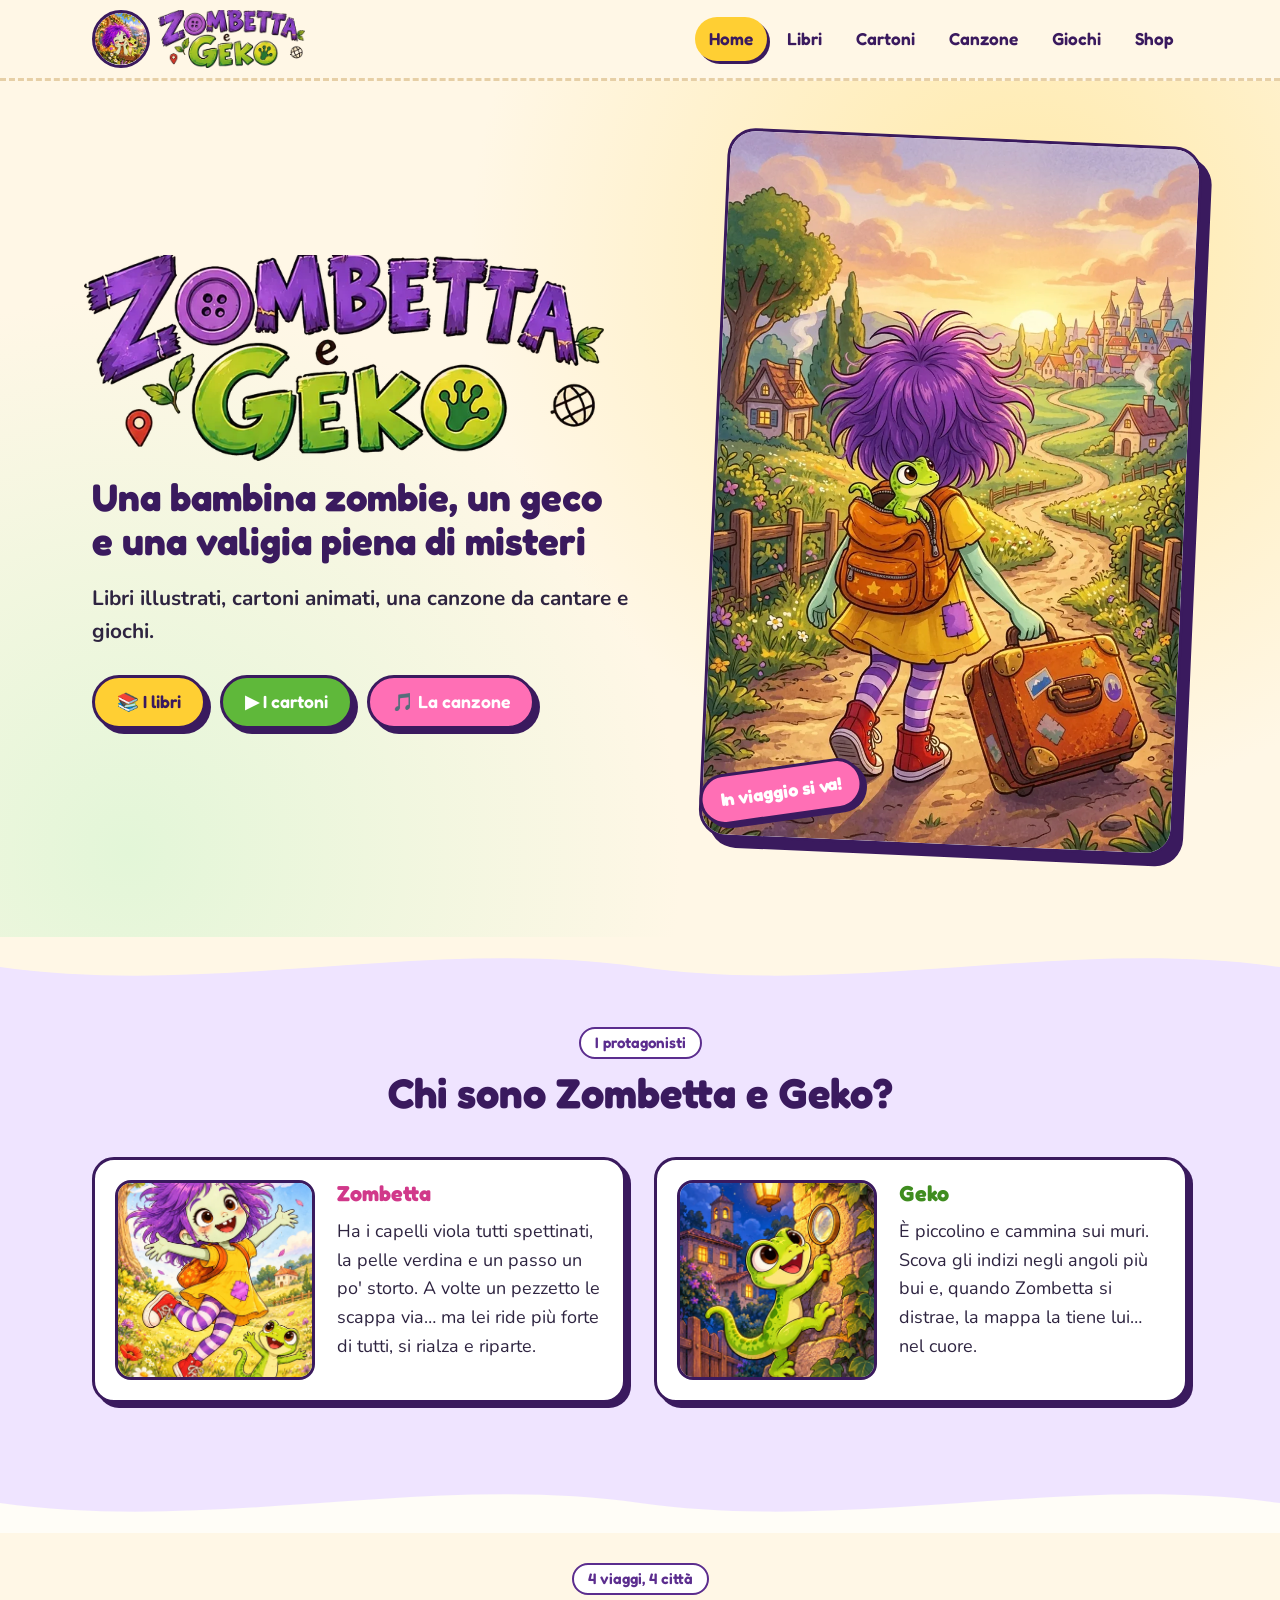
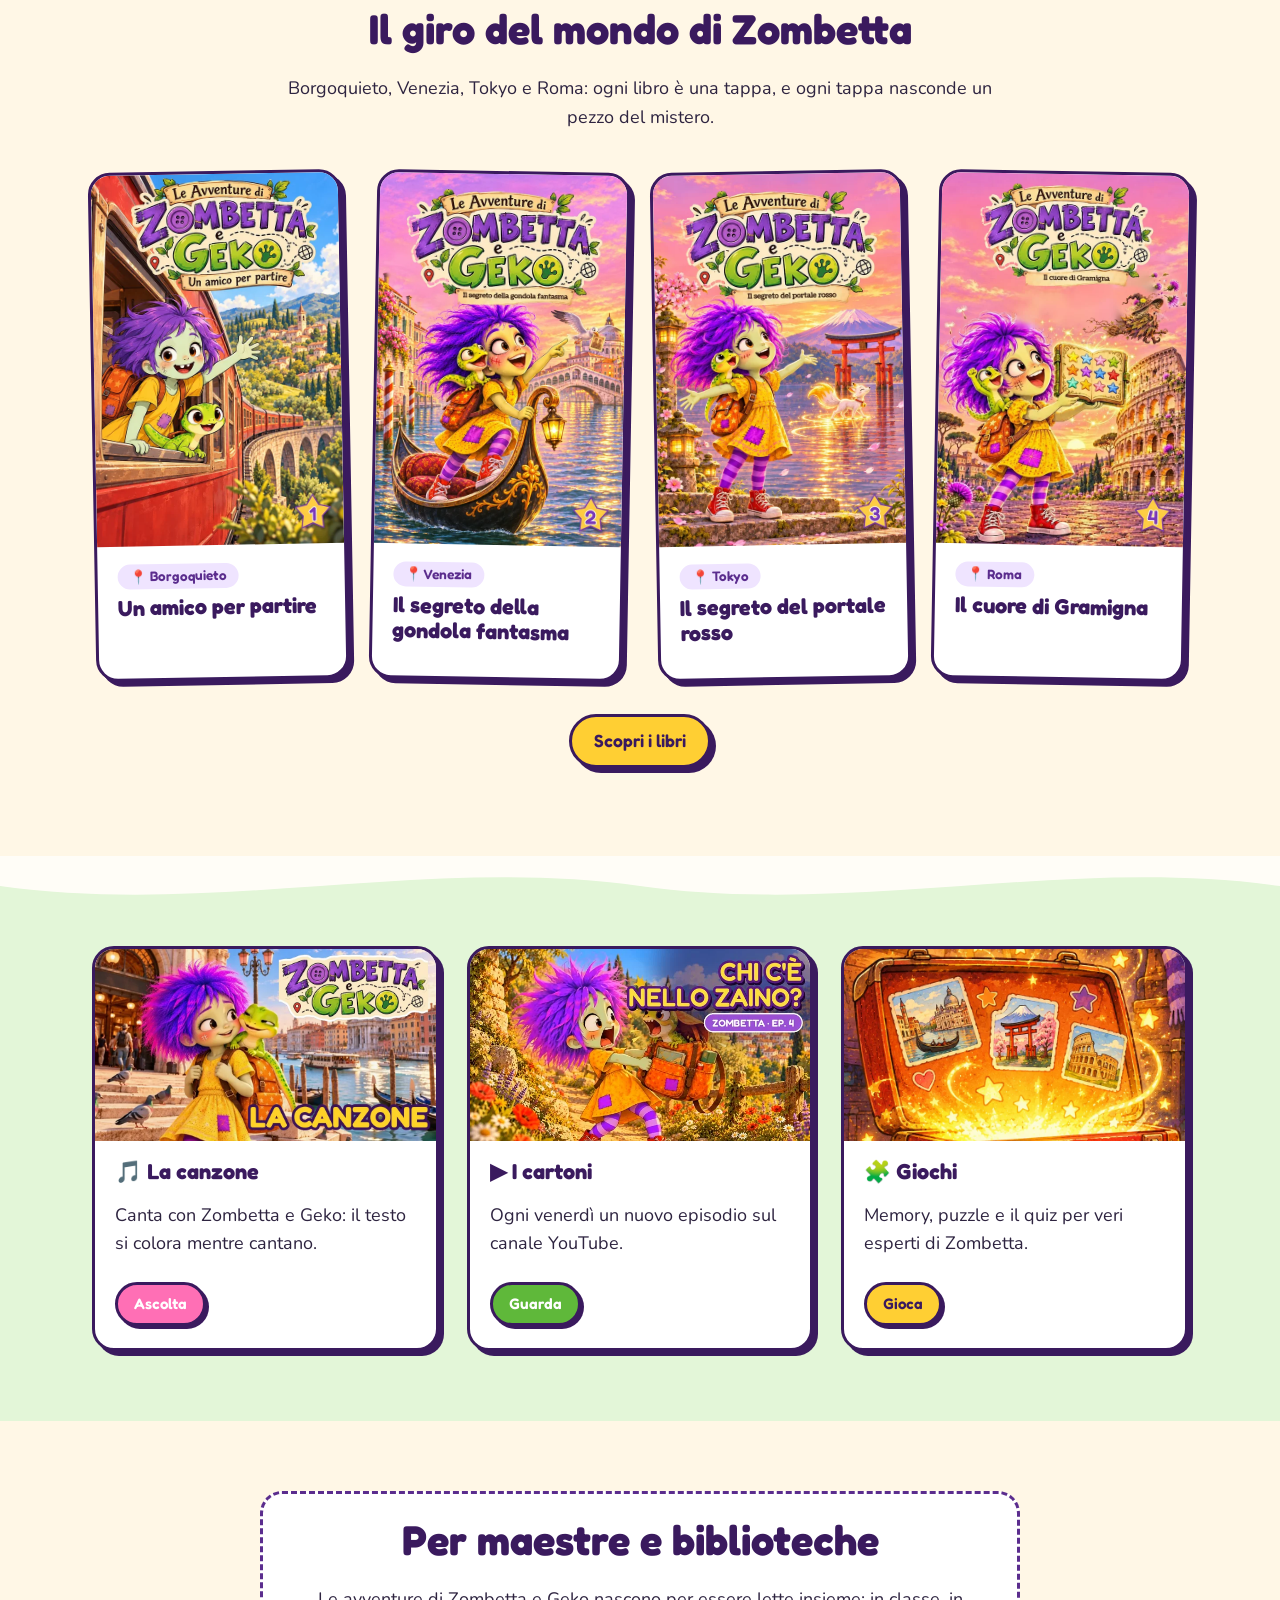
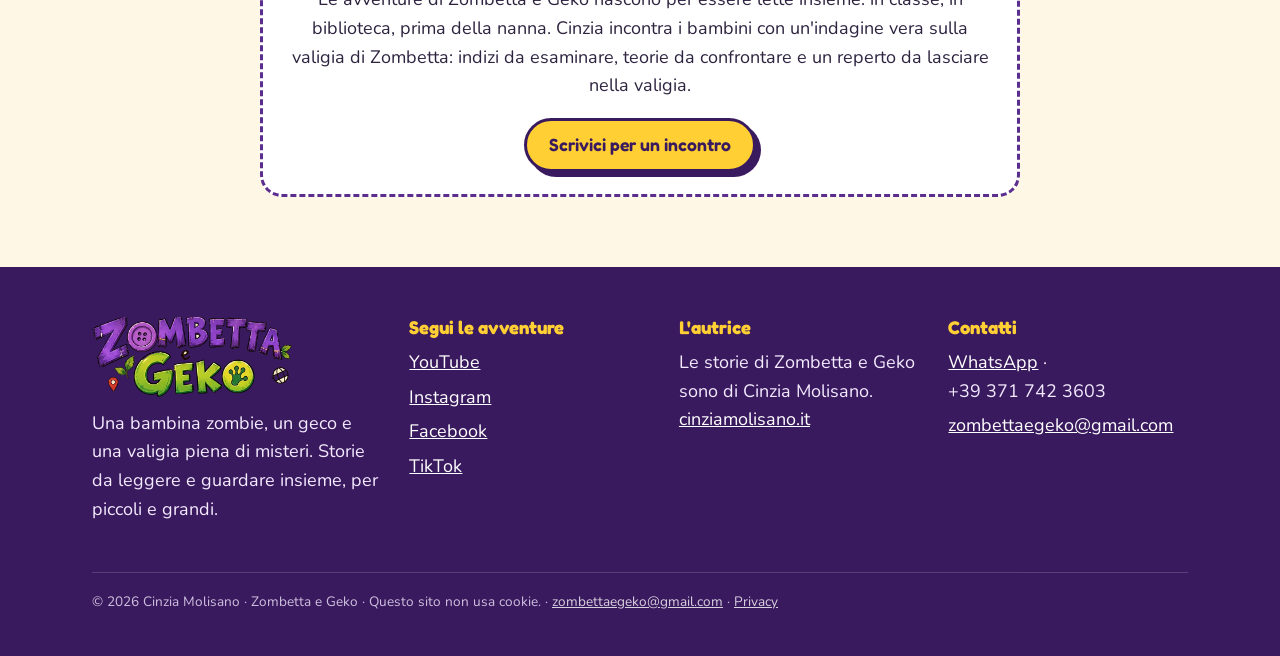
<file: index.html>
<!DOCTYPE html>
<html lang="it">
<head>
<meta charset="utf-8">
<meta name="viewport" content="width=device-width, initial-scale=1">
<title>Zombetta e Geko – Libri, cartoni e giochi per bambini</title>
<meta name="description" content="Le avventure di Zombetta, una bambina zombie, e del suo amico geco Geko: libri illustrati, cartoni animati, la canzone e i giochi.">
<meta property="og:title" content="Zombetta e Geko – Libri, cartoni e giochi per bambini">
<meta property="og:description" content="Le avventure di Zombetta, una bambina zombie, e del suo amico geco Geko: libri illustrati, cartoni animati, la canzone e i giochi.">
<meta property="og:image" content="https://zombettaegeko.it/img/og.jpg">
<meta property="og:type" content="website">
<link rel="icon" href="img/favicon.png">
<link rel="apple-touch-icon" href="img/apple-touch-icon.png">
<link rel="preload" href="fonts/fredoka-latin-700-normal.woff2" as="font" type="font/woff2" crossorigin>
<link rel="stylesheet" href="style.css">
</head>
<body>
<header class="top">
  <div class="wrap">
    <a class="brand" href="index.html" aria-label="Zombetta e Geko, home"><img class="tondo" src="img/logo-tondo.webp" alt="" width="58" height="58"><img src="img/logo.webp" alt="Zombetta e Geko" width="160" height="58"></a>
    <button class="burger" aria-label="Apri il menu" aria-expanded="false">☰</button>
    <nav><ul class="menu">
<li><a href="index.html" aria-current=page>Home</a></li>
<li><a href="libri.html">Libri</a></li>
<li><a href="video.html">Cartoni</a></li>
<li><a href="canzone.html">Canzone</a></li>
<li><a href="giochi.html">Giochi</a></li>
<li><a href="negozio.html">Shop</a></li>
    </ul></nav>
  </div>
</header>
<main>

<section class="hero">
  <div class="wrap">
    <div>
      <img class="logo-grande" src="img/logo.webp" alt="Zombetta e Geko" width="520" height="300">
      <h1 style="font-size:clamp(1.6rem,3.4vw,2.4rem)">Una bambina zombie, un geco<br>e una valigia piena di misteri</h1>
      <p class="sotto">Libri illustrati, cartoni animati, una canzone da cantare e giochi.</p>
      <div class="bottoni">
        <a class="btn" href="libri.html">📚 I libri</a>
        <a class="btn verde" href="video.html">▶ I cartoni</a>
        <a class="btn rosa" href="canzone.html">🎵 La canzone</a>
      </div>
    </div>
    <div style="position:relative">
      <div class="quadro"><img src="img/viaggio.webp" alt="Zombetta cammina con la valigia verso la città, Geko spunta dallo zaino" width="800" height="1192"></div>
      <span class="adesivo" style="left:-14px;bottom:30px">In viaggio si va!</span>
    </div>
  </div>
</section>
<svg class="onda" viewBox="0 0 1440 60" preserveAspectRatio="none" aria-hidden="true"><path d="M0,30 C240,60 480,0 720,30 C960,60 1200,0 1440,30 L1440,60 L0,60 Z" fill="#efe4ff"/></svg>
<section class="sez lilla" style="padding-top:30px">
  <div class="wrap">
    <div class="titolo-sez"><span class="occhiello">I protagonisti</span><h2>Chi sono Zombetta e Geko?</h2></div>
    <div class="griglia g2">
      <div class="personaggio z"><img src="img/prato.webp" alt="Zombetta salta felice nel prato" loading="lazy">
        <div><h3>Zombetta</h3><p>Ha i capelli viola tutti spettinati, la pelle verdina e un passo un po' storto. A volte un pezzetto le scappa via… ma lei ride più forte di tutti, si rialza e riparte.</p></div></div>
      <div class="personaggio g"><img src="img/muri.webp" alt="Geko si arrampica sul muro con la lente d'ingrandimento" loading="lazy">
        <div><h3>Geko</h3><p>È piccolino e cammina sui muri. Scova gli indizi negli angoli più bui e, quando Zombetta si distrae, la mappa la tiene lui… nel cuore.</p></div></div>
    </div>
  </div>
</section>
<svg style="background:#efe4ff" class="onda" viewBox="0 0 1440 60" preserveAspectRatio="none" aria-hidden="true"><path d="M0,30 C240,60 480,0 720,30 C960,60 1200,0 1440,30 L1440,60 L0,60 Z" fill="#fffdf7"/></svg>
<section class="sez carta" style="padding-top:30px">
  <div class="wrap">
    <div class="titolo-sez"><span class="occhiello">4 viaggi, 4 città</span><h2>Il giro del mondo di Zombetta</h2>
      <p>Borgoquieto, Venezia, Tokyo e Roma: ogni libro è una tappa, e ogni tappa nasconde un pezzo del mistero.</p></div>
    <div class="griglia g4">
      <a class="card storta" href="libri.html" style="text-decoration:none"><img src="img/libro1.webp" alt="Volume 1: Un amico per partire" loading="lazy" width="560" height="840"><div class="corpo"><span class="etichetta citta">📍 Borgoquieto</span><h3>Un amico per partire</h3></div></a><a class="card storta" href="libri.html" style="text-decoration:none"><img src="img/libro2.webp" alt="Volume 2: Il segreto della gondola fantasma" loading="lazy" width="560" height="840"><div class="corpo"><span class="etichetta citta">📍 Venezia</span><h3>Il segreto della gondola fantasma</h3></div></a><a class="card storta" href="libri.html" style="text-decoration:none"><img src="img/libro3.webp" alt="Volume 3: Il segreto del portale rosso" loading="lazy" width="560" height="840"><div class="corpo"><span class="etichetta citta">📍 Tokyo</span><h3>Il segreto del portale rosso</h3></div></a><a class="card storta" href="libri.html" style="text-decoration:none"><img src="img/libro4.webp" alt="Volume 4: Il cuore di Gramigna" loading="lazy" width="560" height="840"><div class="corpo"><span class="etichetta citta">📍 Roma</span><h3>Il cuore di Gramigna</h3></div></a>
    </div>
    <p style="text-align:center;margin-top:34px"><a class="btn" href="libri.html">Scopri i libri</a></p>
  </div>
</section>
<svg style="background:#fffdf7" class="onda" viewBox="0 0 1440 60" preserveAspectRatio="none" aria-hidden="true"><path d="M0,30 C240,60 480,0 720,30 C960,60 1200,0 1440,30 L1440,60 L0,60 Z" fill="#e3f6d8"/></svg>
<section class="sez verde" style="padding-top:30px">
  <div class="wrap">
    <div class="griglia g3">
      <div class="card"><img src="img/canzone.webp" alt="" loading="lazy"><div class="corpo"><h3>🎵 La canzone</h3><p>Canta con Zombetta e Geko: il testo si colora mentre cantano.</p><a class="btn piccolo rosa" href="canzone.html">Ascolta</a></div></div>
      <div class="card"><img src="img/ep4.webp" alt="" loading="lazy"><div class="corpo"><h3>▶ I cartoni</h3><p>Ogni venerdì un nuovo episodio sul canale YouTube.</p><a class="btn piccolo verde" href="video.html">Guarda</a></div></div>
      <div class="card"><img src="img/valigia.webp" alt="" loading="lazy" style="aspect-ratio:16/9;object-fit:cover"><div class="corpo"><h3>🧩 Giochi</h3><p>Memory, puzzle e il quiz per veri esperti di Zombetta.</p><a class="btn piccolo" href="giochi.html">Gioca</a></div></div>
    </div>
  </div>
</section>
<section class="sez carta">
  <div class="wrap">
    <div class="avviso">
      <h2>Per maestre e biblioteche</h2>
      <p>Le avventure di Zombetta e Geko nascono per essere lette insieme: in classe, in biblioteca, prima della nanna. Cinzia incontra i bambini con un'indagine vera sulla valigia di Zombetta: indizi da esaminare, teorie da confrontare e un reperto da lasciare nella valigia.</p>
      <a class="btn" href="https://wa.me/393717423603" rel="noopener">Scrivici per un incontro</a>
    </div>
  </div>
</section>

</main>
<footer>
  <div class="wrap">
    <div>
      <img src="img/logo.webp" alt="" width="200" style="margin-bottom:12px">
      <p>Una bambina zombie, un geco e una valigia piena di misteri. Storie da leggere e guardare insieme, per piccoli e grandi.</p>
    </div>
    <div>
      <h3>Segui le avventure</h3>
      <ul>
        <li><a href="https://www.youtube.com/@ZombettaGeko" rel="noopener">YouTube</a></li>
        <li><a href="https://www.instagram.com/zombettaegeko/" rel="noopener">Instagram</a></li>
        <li><a href="https://www.facebook.com/zombettaegeko/" rel="noopener">Facebook</a></li>
        <li><a href="https://www.tiktok.com/@zombettaegeko" rel="noopener">TikTok</a></li>
      </ul>
    </div>
    <div>
      <h3>L'autrice</h3>
      <p>Le storie di Zombetta e Geko sono di Cinzia Molisano.<br><a href="https://cinziamolisano.it" rel="noopener">cinziamolisano.it</a></p>
    </div>
    <div>
      <h3>Contatti</h3>
      <ul>
        <li><a href="https://wa.me/393717423603" rel="noopener">WhatsApp</a> · +39&nbsp;371&nbsp;742&nbsp;3603</li>
        <li><a href="mailto:zombettaegeko@gmail.com">zombettaegeko@gmail.com</a></li>
      </ul>
    </div>
    <p class="piccolo">© <span class="anno">2026</span> Cinzia Molisano · Zombetta e Geko · Questo sito non usa cookie. · <a href="mailto:zombettaegeko@gmail.com">zombettaegeko@gmail.com</a> · <a href="privacy.html">Privacy</a></p>
  </div>
</footer>
<script src="site.js"></script>

</body>
</html>
</file>
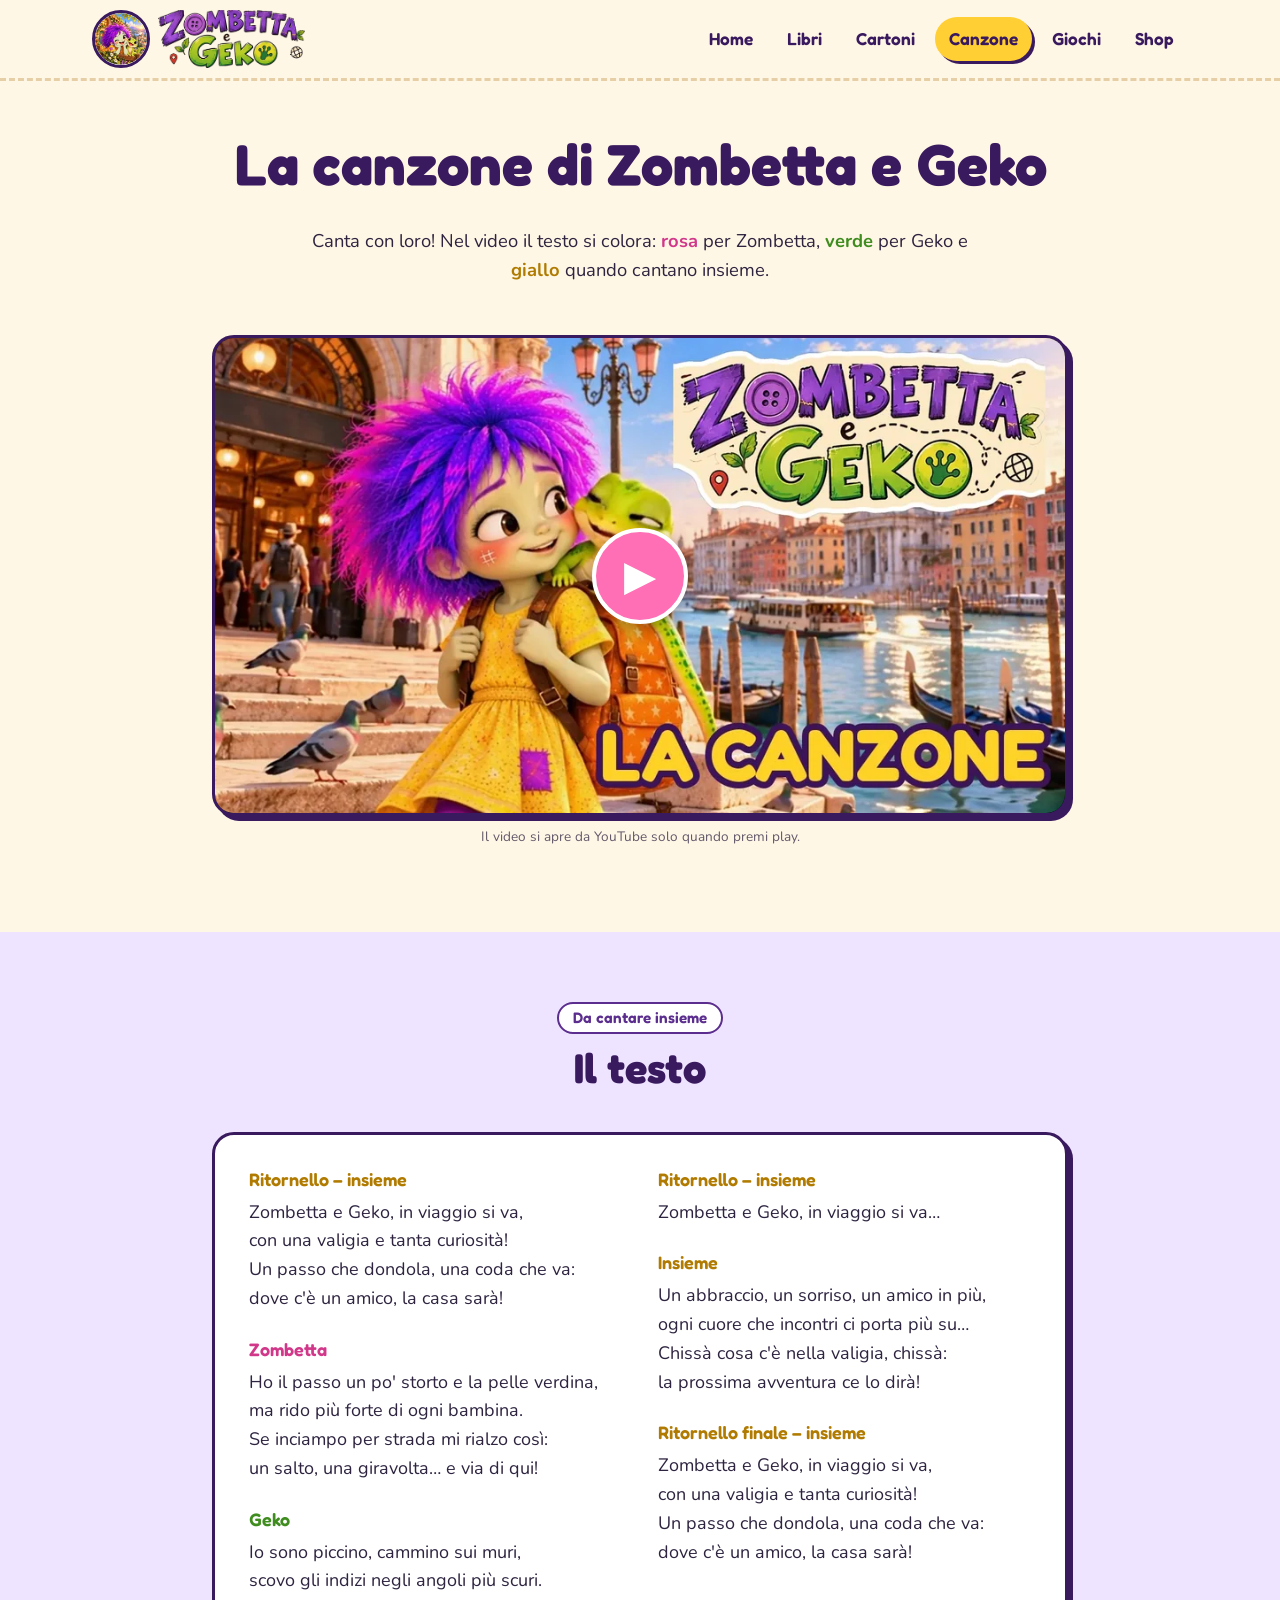
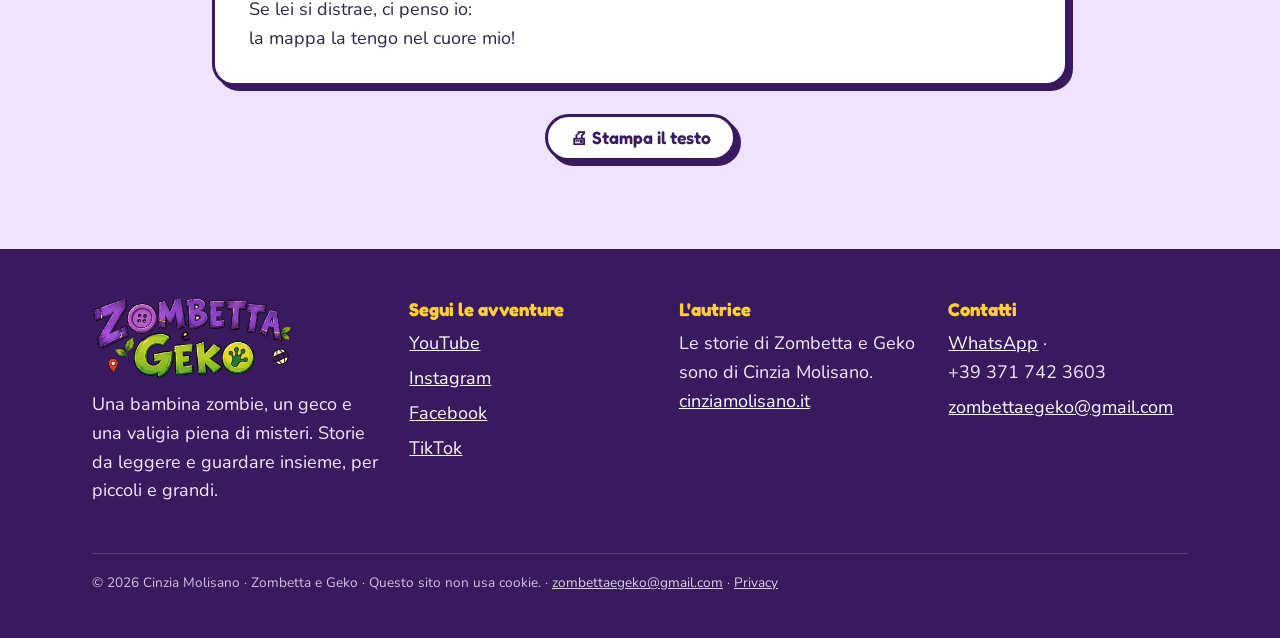
<file: canzone.html>
<!DOCTYPE html>
<html lang="it">
<head>
<meta charset="utf-8">
<meta name="viewport" content="width=device-width, initial-scale=1">
<title>La canzone di Zombetta e Geko – con testo</title>
<meta name="description" content="La canzone ufficiale di Zombetta e Geko, con il testo da cantare e stampare.">
<meta property="og:title" content="La canzone di Zombetta e Geko – con testo">
<meta property="og:description" content="La canzone ufficiale di Zombetta e Geko, con il testo da cantare e stampare.">
<meta property="og:image" content="https://zombettaegeko.it/img/og.jpg">
<meta property="og:type" content="website">
<link rel="icon" href="img/favicon.png">
<link rel="apple-touch-icon" href="img/apple-touch-icon.png">
<link rel="preload" href="fonts/fredoka-latin-700-normal.woff2" as="font" type="font/woff2" crossorigin>
<link rel="stylesheet" href="style.css">
</head>
<body>
<header class="top">
  <div class="wrap">
    <a class="brand" href="index.html" aria-label="Zombetta e Geko, home"><img class="tondo" src="img/logo-tondo.webp" alt="" width="58" height="58"><img src="img/logo.webp" alt="Zombetta e Geko" width="160" height="58"></a>
    <button class="burger" aria-label="Apri il menu" aria-expanded="false">☰</button>
    <nav><ul class="menu">
<li><a href="index.html">Home</a></li>
<li><a href="libri.html">Libri</a></li>
<li><a href="video.html">Cartoni</a></li>
<li><a href="canzone.html" aria-current=page>Canzone</a></li>
<li><a href="giochi.html">Giochi</a></li>
<li><a href="negozio.html">Shop</a></li>
    </ul></nav>
  </div>
</header>
<main>

<section class="pagina-testa"><div class="wrap">
  <h1>La canzone di Zombetta e Geko</h1>
  <p>Canta con loro! Nel video il testo si colora: <b class="chi-z">rosa</b> per Zombetta, <b class="chi-g">verde</b> per Geko e <b class="chi-i">giallo</b> quando cantano insieme.</p>
</div></section>
<section class="sez" style="padding-top:30px"><div class="wrap" style="max-width:900px">
  <div data-uscita="2026-11-22T11:30">
    <div class="video-box" data-yt="JZ6NbpbDOK4" data-titolo="La canzone di Zombetta e Geko">
      <img class="copertina" src="img/canzone.webp" alt="La canzone di Zombetta e Geko">
      <button class="play" aria-label="Guarda il video della canzone">▶</button>
    </div>
    <p class="data nota-privacy" hidden style="font-size:1.1rem;opacity:1;font-weight:800">🎉 Il video esce lunedì 23 novembre alle 17:00!</p>
  </div>
  <p class="nota-privacy">Il video si apre da YouTube solo quando premi play.</p>
</div></section><script>
const box = document.querySelector('[data-uscita]');
if (new Date(box.dataset.uscita) > new Date()) {
  box.querySelector('.data').hidden = false;
  box.querySelector('.play').remove();
  box.querySelector('.copertina').style.cursor = 'default';
  box.querySelector('.video-box').removeAttribute('data-yt');
}
</script>
<section class="sez lilla"><div class="wrap" style="max-width:900px">
  <div class="titolo-sez"><span class="occhiello">Da cantare insieme</span><h2>Il testo</h2></div>
  <div class="testo-canzone">
    <div><b class="chi-i">Ritornello – insieme</b>Zombetta e Geko, in viaggio si va,<br>con una valigia e tanta curiosità!<br>Un passo che dondola, una coda che va:<br>dove c'è un amico, la casa sarà!</div><div><b class="chi-z">Zombetta</b>Ho il passo un po' storto e la pelle verdina,<br>ma rido più forte di ogni bambina.<br>Se inciampo per strada mi rialzo così:<br>un salto, una giravolta… e via di qui!</div><div><b class="chi-g">Geko</b>Io sono piccino, cammino sui muri,<br>scovo gli indizi negli angoli più scuri.<br>Se lei si distrae, ci penso io:<br>la mappa la tengo nel cuore mio!</div><div><b class="chi-i">Ritornello – insieme</b>Zombetta e Geko, in viaggio si va…</div><div><b class="chi-i">Insieme</b>Un abbraccio, un sorriso, un amico in più,<br>ogni cuore che incontri ci porta più su…<br>Chissà cosa c'è nella valigia, chissà:<br>la prossima avventura ce lo dirà!</div><div><b class="chi-i">Ritornello finale – insieme</b>Zombetta e Geko, in viaggio si va,<br>con una valigia e tanta curiosità!<br>Un passo che dondola, una coda che va:<br>dove c'è un amico, la casa sarà!</div>
  </div>
  <p style="text-align:center;margin-top:28px"><button class="btn bianco" onclick="window.print()">🖨 Stampa il testo</button></p>
</div></section>
<style>@media print{header,footer,.pagina-testa,.sez:first-of-type,.btn,.titolo-sez .occhiello{display:none!important}.sez{padding:0}.testo-canzone{box-shadow:none}}</style>

</main>
<footer>
  <div class="wrap">
    <div>
      <img src="img/logo.webp" alt="" width="200" style="margin-bottom:12px">
      <p>Una bambina zombie, un geco e una valigia piena di misteri. Storie da leggere e guardare insieme, per piccoli e grandi.</p>
    </div>
    <div>
      <h3>Segui le avventure</h3>
      <ul>
        <li><a href="https://www.youtube.com/@ZombettaGeko" rel="noopener">YouTube</a></li>
        <li><a href="https://www.instagram.com/zombettaegeko/" rel="noopener">Instagram</a></li>
        <li><a href="https://www.facebook.com/zombettaegeko/" rel="noopener">Facebook</a></li>
        <li><a href="https://www.tiktok.com/@zombettaegeko" rel="noopener">TikTok</a></li>
      </ul>
    </div>
    <div>
      <h3>L'autrice</h3>
      <p>Le storie di Zombetta e Geko sono di Cinzia Molisano.<br><a href="https://cinziamolisano.it" rel="noopener">cinziamolisano.it</a></p>
    </div>
    <div>
      <h3>Contatti</h3>
      <ul>
        <li><a href="https://wa.me/393717423603" rel="noopener">WhatsApp</a> · +39&nbsp;371&nbsp;742&nbsp;3603</li>
        <li><a href="mailto:zombettaegeko@gmail.com">zombettaegeko@gmail.com</a></li>
      </ul>
    </div>
    <p class="piccolo">© <span class="anno">2026</span> Cinzia Molisano · Zombetta e Geko · Questo sito non usa cookie. · <a href="mailto:zombettaegeko@gmail.com">zombettaegeko@gmail.com</a> · <a href="privacy.html">Privacy</a></p>
  </div>
</footer>
<script src="site.js"></script>

</body>
</html>
</file>
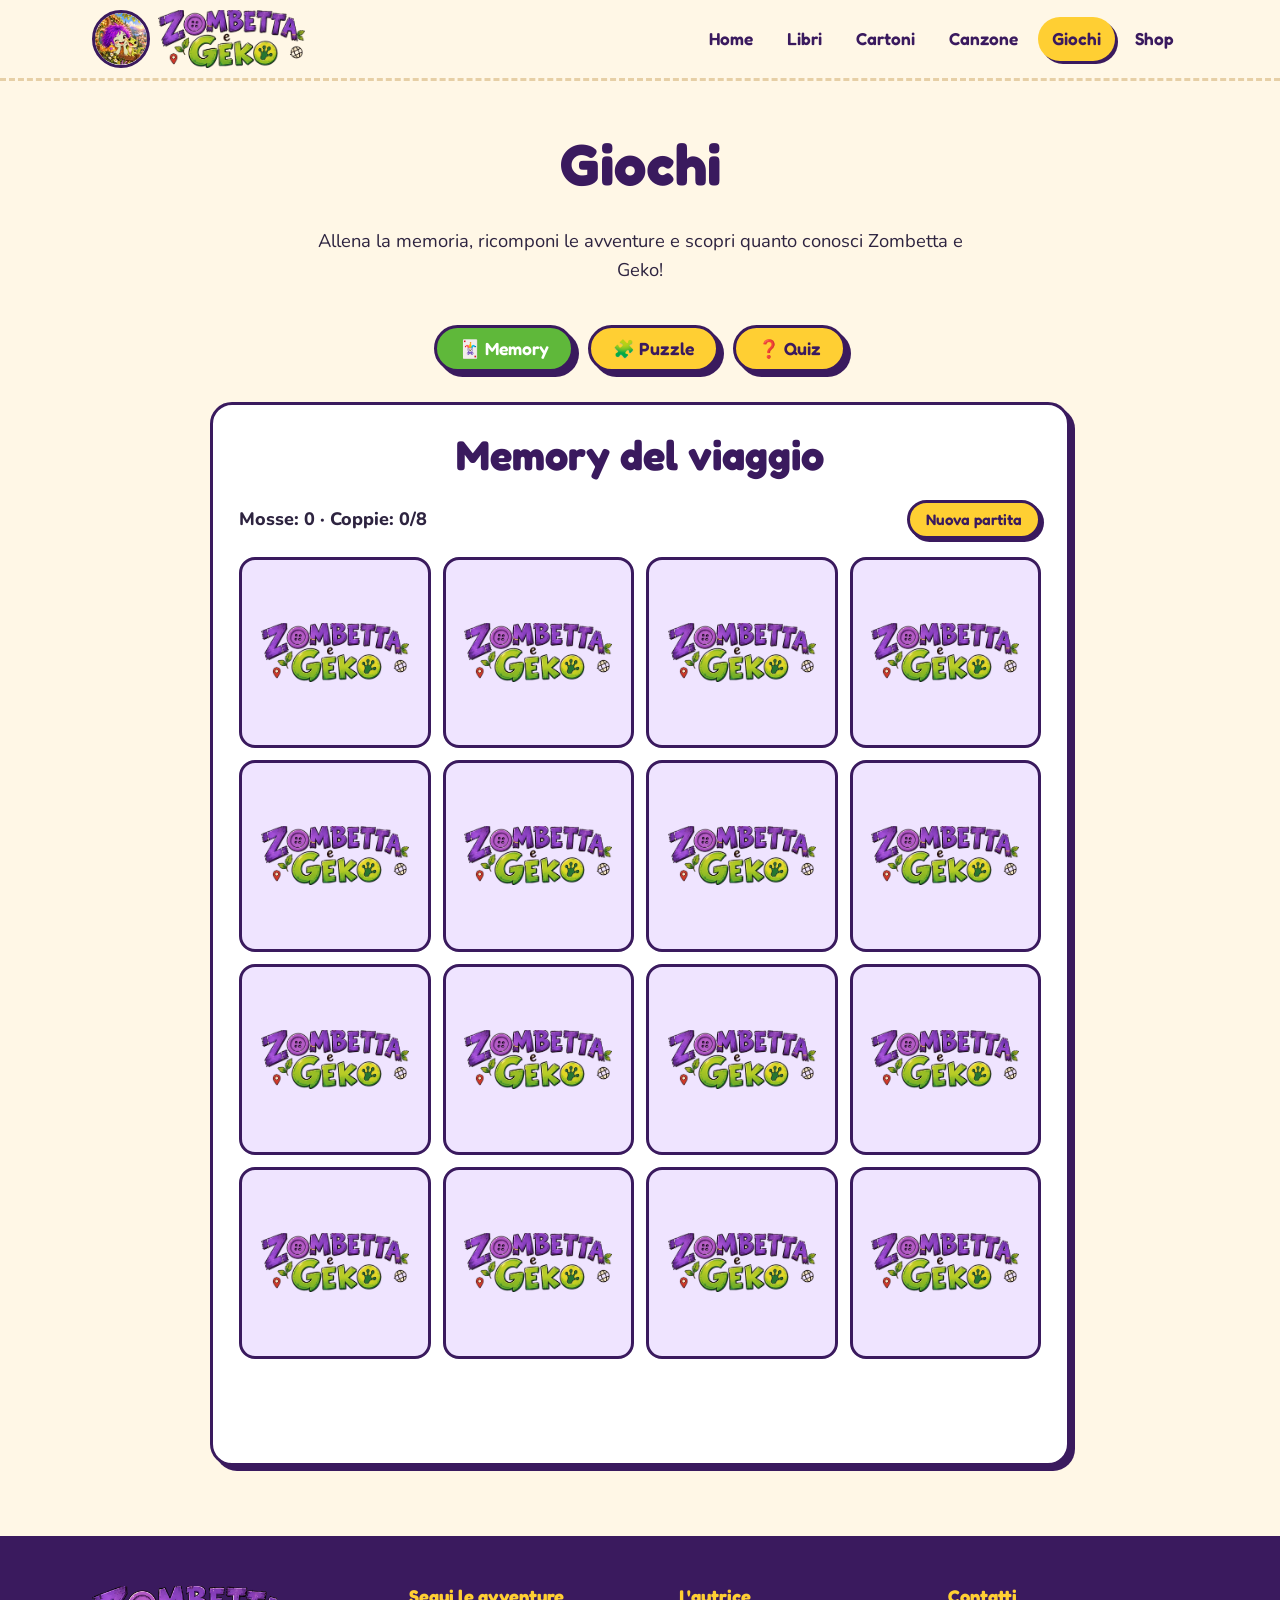
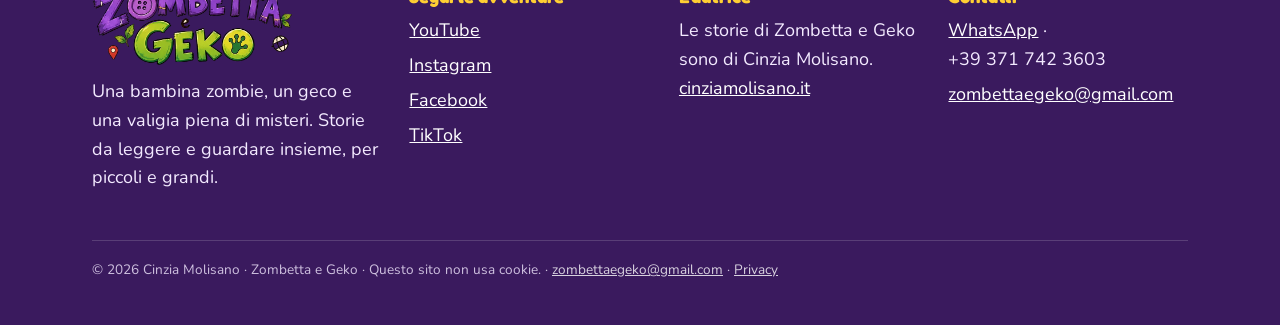
<file: giochi.html>
<!DOCTYPE html>
<html lang="it">
<head>
<meta charset="utf-8">
<meta name="viewport" content="width=device-width, initial-scale=1">
<title>Giochi di Zombetta e Geko – memory, puzzle e quiz</title>
<meta name="description" content="Giochi gratuiti per bambini con Zombetta e Geko: memory, puzzle e quiz.">
<meta property="og:title" content="Giochi di Zombetta e Geko – memory, puzzle e quiz">
<meta property="og:description" content="Giochi gratuiti per bambini con Zombetta e Geko: memory, puzzle e quiz.">
<meta property="og:image" content="https://zombettaegeko.it/img/og.jpg">
<meta property="og:type" content="website">
<link rel="icon" href="img/favicon.png">
<link rel="apple-touch-icon" href="img/apple-touch-icon.png">
<link rel="preload" href="fonts/fredoka-latin-700-normal.woff2" as="font" type="font/woff2" crossorigin>
<link rel="stylesheet" href="style.css">
</head>
<body>
<header class="top">
  <div class="wrap">
    <a class="brand" href="index.html" aria-label="Zombetta e Geko, home"><img class="tondo" src="img/logo-tondo.webp" alt="" width="58" height="58"><img src="img/logo.webp" alt="Zombetta e Geko" width="160" height="58"></a>
    <button class="burger" aria-label="Apri il menu" aria-expanded="false">☰</button>
    <nav><ul class="menu">
<li><a href="index.html">Home</a></li>
<li><a href="libri.html">Libri</a></li>
<li><a href="video.html">Cartoni</a></li>
<li><a href="canzone.html">Canzone</a></li>
<li><a href="giochi.html" aria-current=page>Giochi</a></li>
<li><a href="negozio.html">Shop</a></li>
    </ul></nav>
  </div>
</header>
<main>

<section class="pagina-testa"><div class="wrap">
  <h1>Giochi</h1>
  <p>Allena la memoria, ricomponi le avventure e scopri quanto conosci Zombetta e Geko!</p>
</div></section>
<section class="sez" style="padding-top:20px"><div class="wrap">
  <div class="giochi-menu">
    <button class="btn" data-gioco="memory">🃏 Memory</button>
    <button class="btn" data-gioco="puzzle">🧩 Puzzle</button>
    <button class="btn" data-gioco="quiz">❓ Quiz</button>
  </div>

  <div class="gioco" id="memory">
    <h2 style="text-align:center">Memory del viaggio</h2>
    <div class="barra"><span>Mosse: <span id="memory-mosse">0</span> · Coppie: <span id="memory-coppie">0</span>/8</span><button class="btn piccolo" id="memory-nuovo">Nuova partita</button></div>
    <div class="memory" id="memory-griglia"></div>
    <p class="bravo" id="memory-bravo"></p>
  </div>

  <div class="gioco" id="puzzle">
    <h2 style="text-align:center">Il puzzle di Zombetta</h2>
    <p style="text-align:center">Tocca due pezzi per scambiarli e ricomponi l'immagine.</p>
    <div class="barra">
      <label>Immagine
        <select id="puzzle-immagine">
          <option value="img/prato.webp">Nel prato</option>
          <option value="img/viaggio.webp">In viaggio</option>
          <option value="img/valigia.webp">La valigia magica</option>
          <option value="img/mappa.webp">Geko e la mappa</option>
          <option value="img/muri.webp">Geko investigatore</option>
        </select></label>
      <label>Pezzi
        <select id="puzzle-livello"><option value="3">9 (facile)</option><option value="4">16 (medio)</option><option value="5">25 (difficile)</option></select></label>
      <span>Mosse: <span id="puzzle-mosse">0</span></span>
      <button class="btn piccolo" id="puzzle-nuovo">Mescola</button>
    </div>
    <div style="display:grid;grid-template-columns:1fr 140px;gap:20px;align-items:start" class="puzzle-area">
      <div class="puzzle" id="puzzle-griglia"></div>
      <div><p style="font-weight:800;margin-bottom:6px">Modello</p><img id="puzzle-anteprima" alt="Immagine da ricomporre" style="border:3px solid var(--viola-scuro);border-radius:12px"></div>
    </div>
    <p class="bravo" id="puzzle-bravo"></p>
  </div>

  <div class="gioco" id="quiz">
    <h2 style="text-align:center">Quanto conosci Zombetta e Geko?</h2>
    <div id="quiz-box"></div>
  </div>
</div></section>
<style>@media (max-width:600px){.puzzle-area{grid-template-columns:1fr!important}.puzzle-area img{max-width:140px}.memory{gap:8px}}</style>

</main>
<footer>
  <div class="wrap">
    <div>
      <img src="img/logo.webp" alt="" width="200" style="margin-bottom:12px">
      <p>Una bambina zombie, un geco e una valigia piena di misteri. Storie da leggere e guardare insieme, per piccoli e grandi.</p>
    </div>
    <div>
      <h3>Segui le avventure</h3>
      <ul>
        <li><a href="https://www.youtube.com/@ZombettaGeko" rel="noopener">YouTube</a></li>
        <li><a href="https://www.instagram.com/zombettaegeko/" rel="noopener">Instagram</a></li>
        <li><a href="https://www.facebook.com/zombettaegeko/" rel="noopener">Facebook</a></li>
        <li><a href="https://www.tiktok.com/@zombettaegeko" rel="noopener">TikTok</a></li>
      </ul>
    </div>
    <div>
      <h3>L'autrice</h3>
      <p>Le storie di Zombetta e Geko sono di Cinzia Molisano.<br><a href="https://cinziamolisano.it" rel="noopener">cinziamolisano.it</a></p>
    </div>
    <div>
      <h3>Contatti</h3>
      <ul>
        <li><a href="https://wa.me/393717423603" rel="noopener">WhatsApp</a> · +39&nbsp;371&nbsp;742&nbsp;3603</li>
        <li><a href="mailto:zombettaegeko@gmail.com">zombettaegeko@gmail.com</a></li>
      </ul>
    </div>
    <p class="piccolo">© <span class="anno">2026</span> Cinzia Molisano · Zombetta e Geko · Questo sito non usa cookie. · <a href="mailto:zombettaegeko@gmail.com">zombettaegeko@gmail.com</a> · <a href="privacy.html">Privacy</a></p>
  </div>
</footer>
<script src="site.js"></script>
<script src="giochi.js"></script>
</body>
</html>
</file>
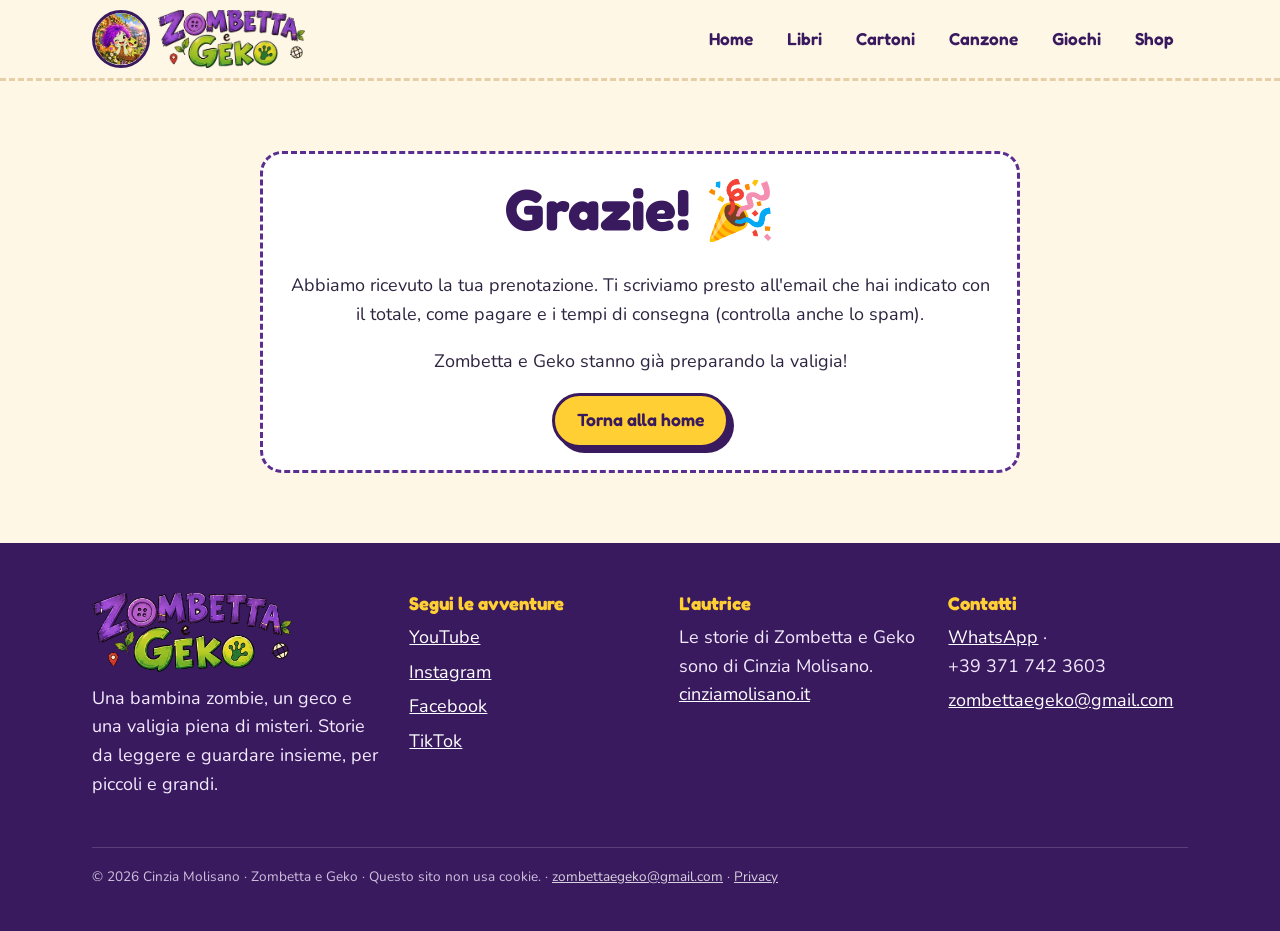
<file: grazie.html>
<!DOCTYPE html>
<html lang="it">
<head>
<meta charset="utf-8">
<meta name="viewport" content="width=device-width, initial-scale=1">
<title>Prenotazione ricevuta – Zombetta e Geko</title>
<meta name="description" content="Grazie per la prenotazione.">
<meta property="og:title" content="Prenotazione ricevuta – Zombetta e Geko">
<meta property="og:description" content="Grazie per la prenotazione.">
<meta property="og:image" content="https://zombettaegeko.it/img/og.jpg">
<meta property="og:type" content="website">
<link rel="icon" href="img/favicon.png">
<link rel="apple-touch-icon" href="img/apple-touch-icon.png">
<link rel="preload" href="fonts/fredoka-latin-700-normal.woff2" as="font" type="font/woff2" crossorigin>
<link rel="stylesheet" href="style.css">
</head>
<body>
<header class="top">
  <div class="wrap">
    <a class="brand" href="index.html" aria-label="Zombetta e Geko, home"><img class="tondo" src="img/logo-tondo.webp" alt="" width="58" height="58"><img src="img/logo.webp" alt="Zombetta e Geko" width="160" height="58"></a>
    <button class="burger" aria-label="Apri il menu" aria-expanded="false">☰</button>
    <nav><ul class="menu">
<li><a href="index.html">Home</a></li>
<li><a href="libri.html">Libri</a></li>
<li><a href="video.html">Cartoni</a></li>
<li><a href="canzone.html">Canzone</a></li>
<li><a href="giochi.html">Giochi</a></li>
<li><a href="negozio.html">Shop</a></li>
    </ul></nav>
  </div>
</header>
<main>

<section class="sez"><div class="wrap"><div class="avviso">
  <h1>Grazie! 🎉</h1>
  <p>Abbiamo ricevuto la tua prenotazione. Ti scriviamo presto all'email che hai indicato con il totale, come pagare e i tempi di consegna (controlla anche lo spam).</p>
  <p>Zombetta e Geko stanno già preparando la valigia!</p>
  <a class="btn" href="index.html">Torna alla home</a>
</div></div></section>

</main>
<footer>
  <div class="wrap">
    <div>
      <img src="img/logo.webp" alt="" width="200" style="margin-bottom:12px">
      <p>Una bambina zombie, un geco e una valigia piena di misteri. Storie da leggere e guardare insieme, per piccoli e grandi.</p>
    </div>
    <div>
      <h3>Segui le avventure</h3>
      <ul>
        <li><a href="https://www.youtube.com/@ZombettaGeko" rel="noopener">YouTube</a></li>
        <li><a href="https://www.instagram.com/zombettaegeko/" rel="noopener">Instagram</a></li>
        <li><a href="https://www.facebook.com/zombettaegeko/" rel="noopener">Facebook</a></li>
        <li><a href="https://www.tiktok.com/@zombettaegeko" rel="noopener">TikTok</a></li>
      </ul>
    </div>
    <div>
      <h3>L'autrice</h3>
      <p>Le storie di Zombetta e Geko sono di Cinzia Molisano.<br><a href="https://cinziamolisano.it" rel="noopener">cinziamolisano.it</a></p>
    </div>
    <div>
      <h3>Contatti</h3>
      <ul>
        <li><a href="https://wa.me/393717423603" rel="noopener">WhatsApp</a> · +39&nbsp;371&nbsp;742&nbsp;3603</li>
        <li><a href="mailto:zombettaegeko@gmail.com">zombettaegeko@gmail.com</a></li>
      </ul>
    </div>
    <p class="piccolo">© <span class="anno">2026</span> Cinzia Molisano · Zombetta e Geko · Questo sito non usa cookie. · <a href="mailto:zombettaegeko@gmail.com">zombettaegeko@gmail.com</a> · <a href="privacy.html">Privacy</a></p>
  </div>
</footer>
<script src="site.js"></script>

</body>
</html>
</file>
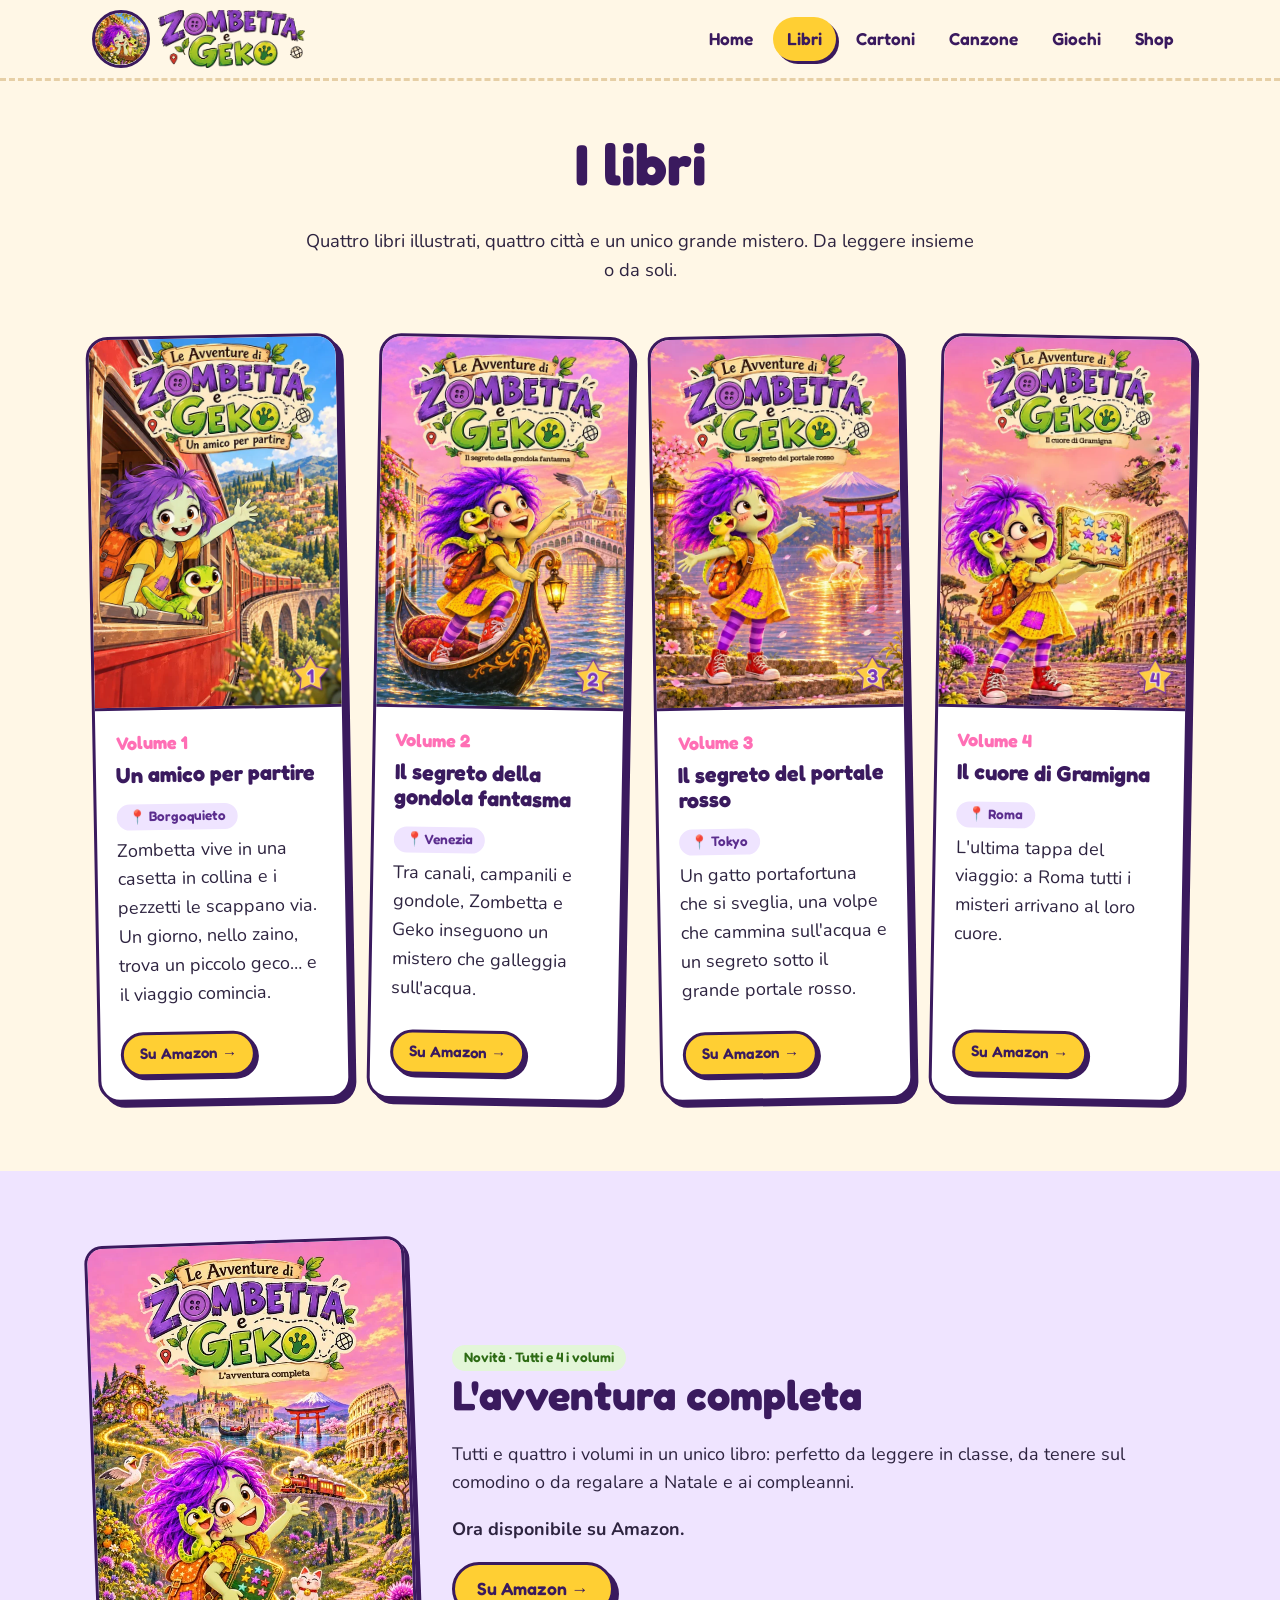
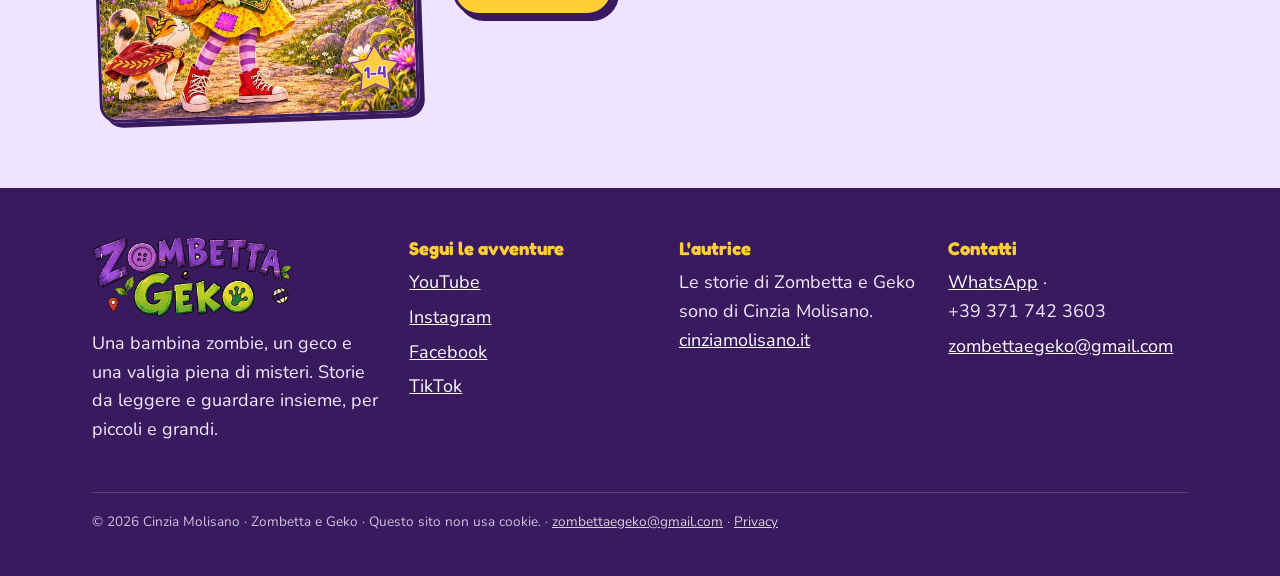
<file: libri.html>
<!DOCTYPE html>
<html lang="it">
<head>
<meta charset="utf-8">
<meta name="viewport" content="width=device-width, initial-scale=1">
<title>I libri di Zombetta e Geko</title>
<meta name="description" content="I libri illustrati de Le avventure di Zombetta e Geko: Borgoquieto, Venezia, Tokyo e Roma. Su Amazon.">
<meta property="og:title" content="I libri di Zombetta e Geko">
<meta property="og:description" content="I libri illustrati de Le avventure di Zombetta e Geko: Borgoquieto, Venezia, Tokyo e Roma. Su Amazon.">
<meta property="og:image" content="https://zombettaegeko.it/img/og.jpg">
<meta property="og:type" content="website">
<link rel="icon" href="img/favicon.png">
<link rel="apple-touch-icon" href="img/apple-touch-icon.png">
<link rel="preload" href="fonts/fredoka-latin-700-normal.woff2" as="font" type="font/woff2" crossorigin>
<link rel="stylesheet" href="style.css">
</head>
<body>
<header class="top">
  <div class="wrap">
    <a class="brand" href="index.html" aria-label="Zombetta e Geko, home"><img class="tondo" src="img/logo-tondo.webp" alt="" width="58" height="58"><img src="img/logo.webp" alt="Zombetta e Geko" width="160" height="58"></a>
    <button class="burger" aria-label="Apri il menu" aria-expanded="false">☰</button>
    <nav><ul class="menu">
<li><a href="index.html">Home</a></li>
<li><a href="libri.html" aria-current=page>Libri</a></li>
<li><a href="video.html">Cartoni</a></li>
<li><a href="canzone.html">Canzone</a></li>
<li><a href="giochi.html">Giochi</a></li>
<li><a href="negozio.html">Shop</a></li>
    </ul></nav>
  </div>
</header>
<main>

<section class="pagina-testa"><div class="wrap">
  <h1>I libri</h1>
  <p>Quattro libri illustrati, quattro città e un unico grande mistero. Da leggere insieme o da soli.</p>
</div></section>
<section class="sez" style="padding-top:30px"><div class="wrap">
  <div class="griglia g4">
    <article class="card libro storta">
  <img src="img/libro1.webp" alt="Copertina del Volume 1: Un amico per partire" loading="lazy" width="560" height="840">
  <div class="corpo">
    <span class="num">Volume 1</span>
    <h3>Un amico per partire</h3>
    <span class="etichetta citta">📍 Borgoquieto</span>
    <p>Zombetta vive in una casetta in collina e i pezzetti le scappano via. Un giorno, nello zaino, trova un piccolo geco… e il viaggio comincia.</p>
    <a class="btn piccolo" href="https://www.amazon.it/dp/B0HQX4SNHK" rel="noopener">Su Amazon →</a>
  </div>
</article><article class="card libro storta">
  <img src="img/libro2.webp" alt="Copertina del Volume 2: Il segreto della gondola fantasma" loading="lazy" width="560" height="840">
  <div class="corpo">
    <span class="num">Volume 2</span>
    <h3>Il segreto della gondola fantasma</h3>
    <span class="etichetta citta">📍 Venezia</span>
    <p>Tra canali, campanili e gondole, Zombetta e Geko inseguono un mistero che galleggia sull'acqua.</p>
    <a class="btn piccolo" href="https://www.amazon.it/dp/B0HQX1T3Z9" rel="noopener">Su Amazon →</a>
  </div>
</article><article class="card libro storta">
  <img src="img/libro3.webp" alt="Copertina del Volume 3: Il segreto del portale rosso" loading="lazy" width="560" height="840">
  <div class="corpo">
    <span class="num">Volume 3</span>
    <h3>Il segreto del portale rosso</h3>
    <span class="etichetta citta">📍 Tokyo</span>
    <p>Un gatto portafortuna che si sveglia, una volpe che cammina sull'acqua e un segreto sotto il grande portale rosso.</p>
    <a class="btn piccolo" href="https://www.amazon.it/dp/B0HRY223DW" rel="noopener">Su Amazon →</a>
  </div>
</article><article class="card libro storta">
  <img src="img/libro4.webp" alt="Copertina del Volume 4: Il cuore di Gramigna" loading="lazy" width="560" height="840">
  <div class="corpo">
    <span class="num">Volume 4</span>
    <h3>Il cuore di Gramigna</h3>
    <span class="etichetta citta">📍 Roma</span>
    <p>L'ultima tappa del viaggio: a Roma tutti i misteri arrivano al loro cuore.</p>
    <a class="btn piccolo" href="https://www.amazon.it/dp/B0HRYVKGC1" rel="noopener">Su Amazon →</a>
  </div>
</article>
  </div>
</div></section>
<section class="sez lilla"><div class="wrap" style="display:grid;grid-template-columns:minmax(0,320px) 1fr;gap:40px;align-items:center">
  <img src="img/libro5.webp" alt="Copertina de L'avventura completa, volumi 1-4" loading="lazy" style="border:var(--bordo);border-radius:18px;box-shadow:var(--ombra);transform:rotate(-2deg)">
  <div>
    <span class="etichetta">Novità · Tutti e 4 i volumi</span>
    <h2>L'avventura completa</h2>
    <p>Tutti e quattro i volumi in un unico libro: perfetto da leggere in classe, da tenere sul comodino o da regalare a Natale e ai compleanni.</p>
    <p><b>Ora disponibile su Amazon.</b></p>
    <a class="btn" href="https://www.amazon.it/dp/B0HSN2BTC6" rel="noopener">Su Amazon →</a>
  </div>
</div></section>
<style>@media (max-width:700px){.lilla .wrap{grid-template-columns:1fr!important}}</style>

</main>
<footer>
  <div class="wrap">
    <div>
      <img src="img/logo.webp" alt="" width="200" style="margin-bottom:12px">
      <p>Una bambina zombie, un geco e una valigia piena di misteri. Storie da leggere e guardare insieme, per piccoli e grandi.</p>
    </div>
    <div>
      <h3>Segui le avventure</h3>
      <ul>
        <li><a href="https://www.youtube.com/@ZombettaGeko" rel="noopener">YouTube</a></li>
        <li><a href="https://www.instagram.com/zombettaegeko/" rel="noopener">Instagram</a></li>
        <li><a href="https://www.facebook.com/zombettaegeko/" rel="noopener">Facebook</a></li>
        <li><a href="https://www.tiktok.com/@zombettaegeko" rel="noopener">TikTok</a></li>
      </ul>
    </div>
    <div>
      <h3>L'autrice</h3>
      <p>Le storie di Zombetta e Geko sono di Cinzia Molisano.<br><a href="https://cinziamolisano.it" rel="noopener">cinziamolisano.it</a></p>
    </div>
    <div>
      <h3>Contatti</h3>
      <ul>
        <li><a href="https://wa.me/393717423603" rel="noopener">WhatsApp</a> · +39&nbsp;371&nbsp;742&nbsp;3603</li>
        <li><a href="mailto:zombettaegeko@gmail.com">zombettaegeko@gmail.com</a></li>
      </ul>
    </div>
    <p class="piccolo">© <span class="anno">2026</span> Cinzia Molisano · Zombetta e Geko · Questo sito non usa cookie. · <a href="mailto:zombettaegeko@gmail.com">zombettaegeko@gmail.com</a> · <a href="privacy.html">Privacy</a></p>
  </div>
</footer>
<script src="site.js"></script>

</body>
</html>
</file>
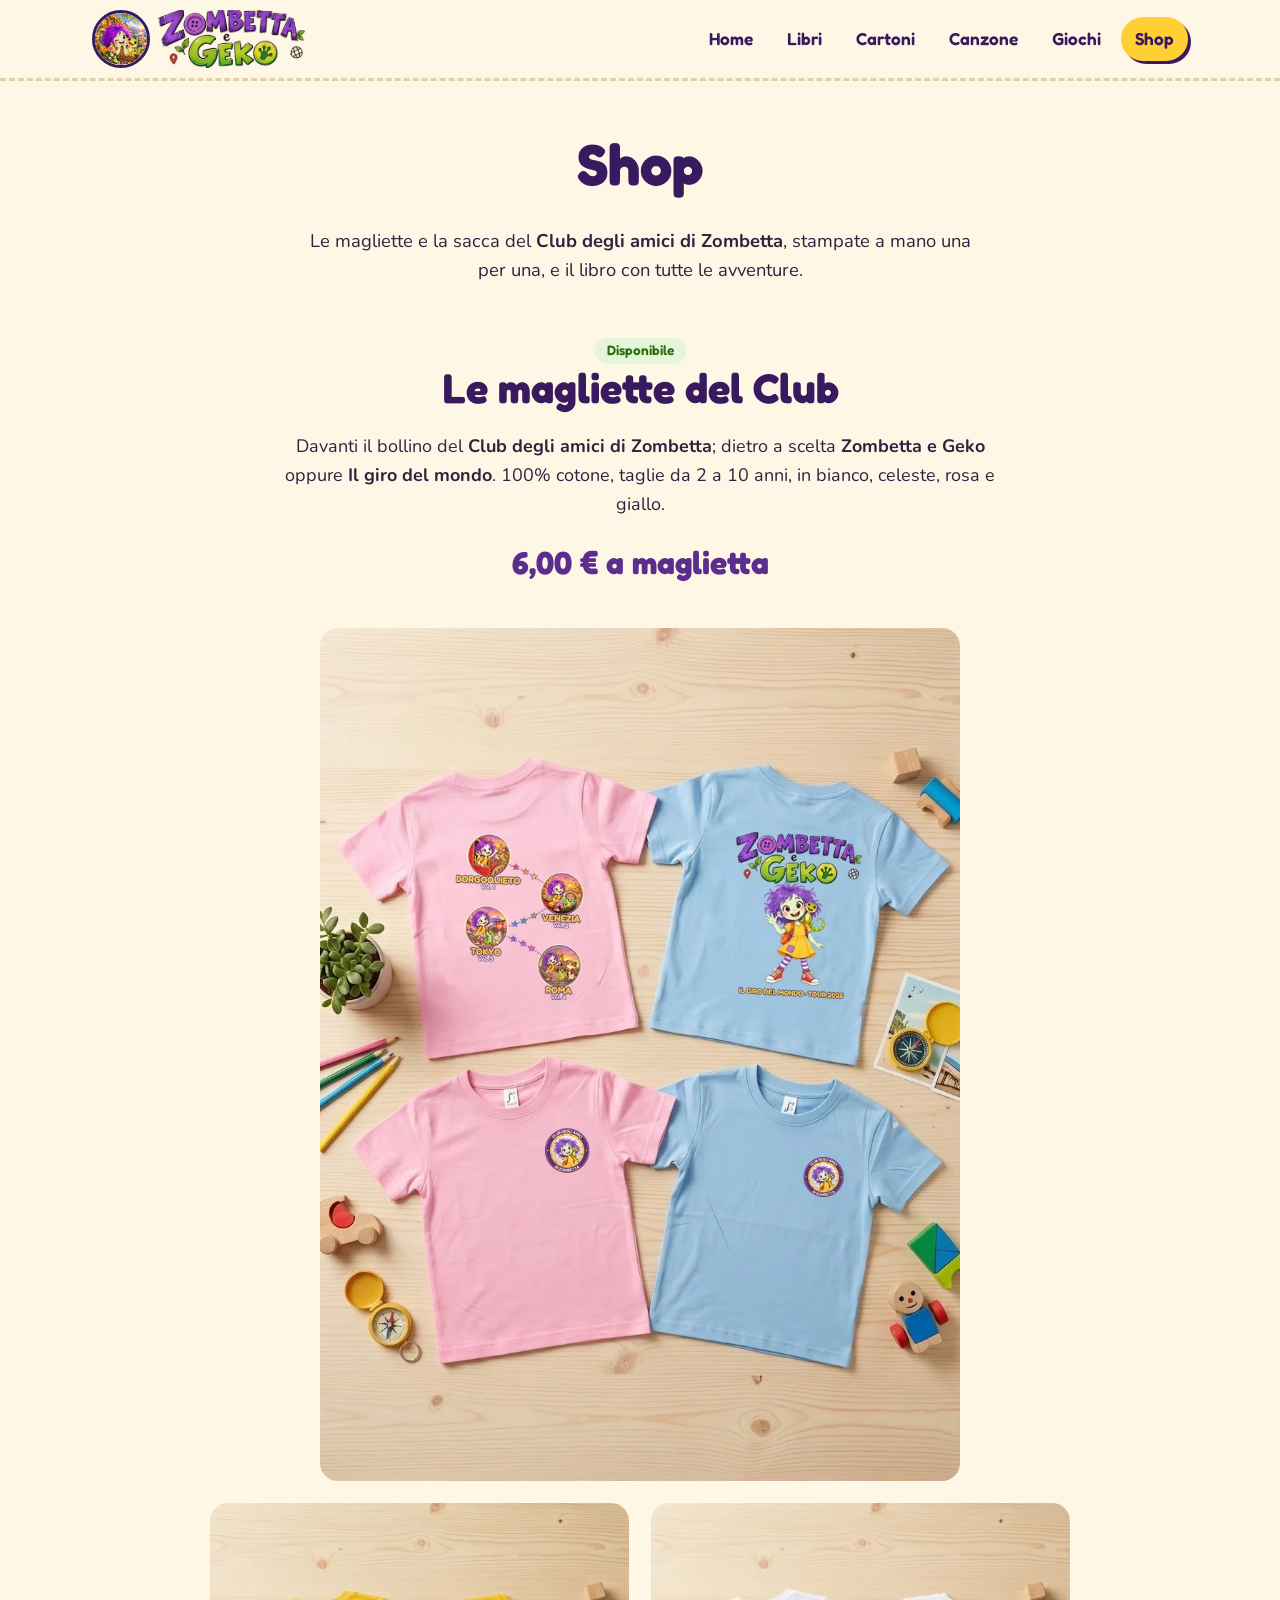
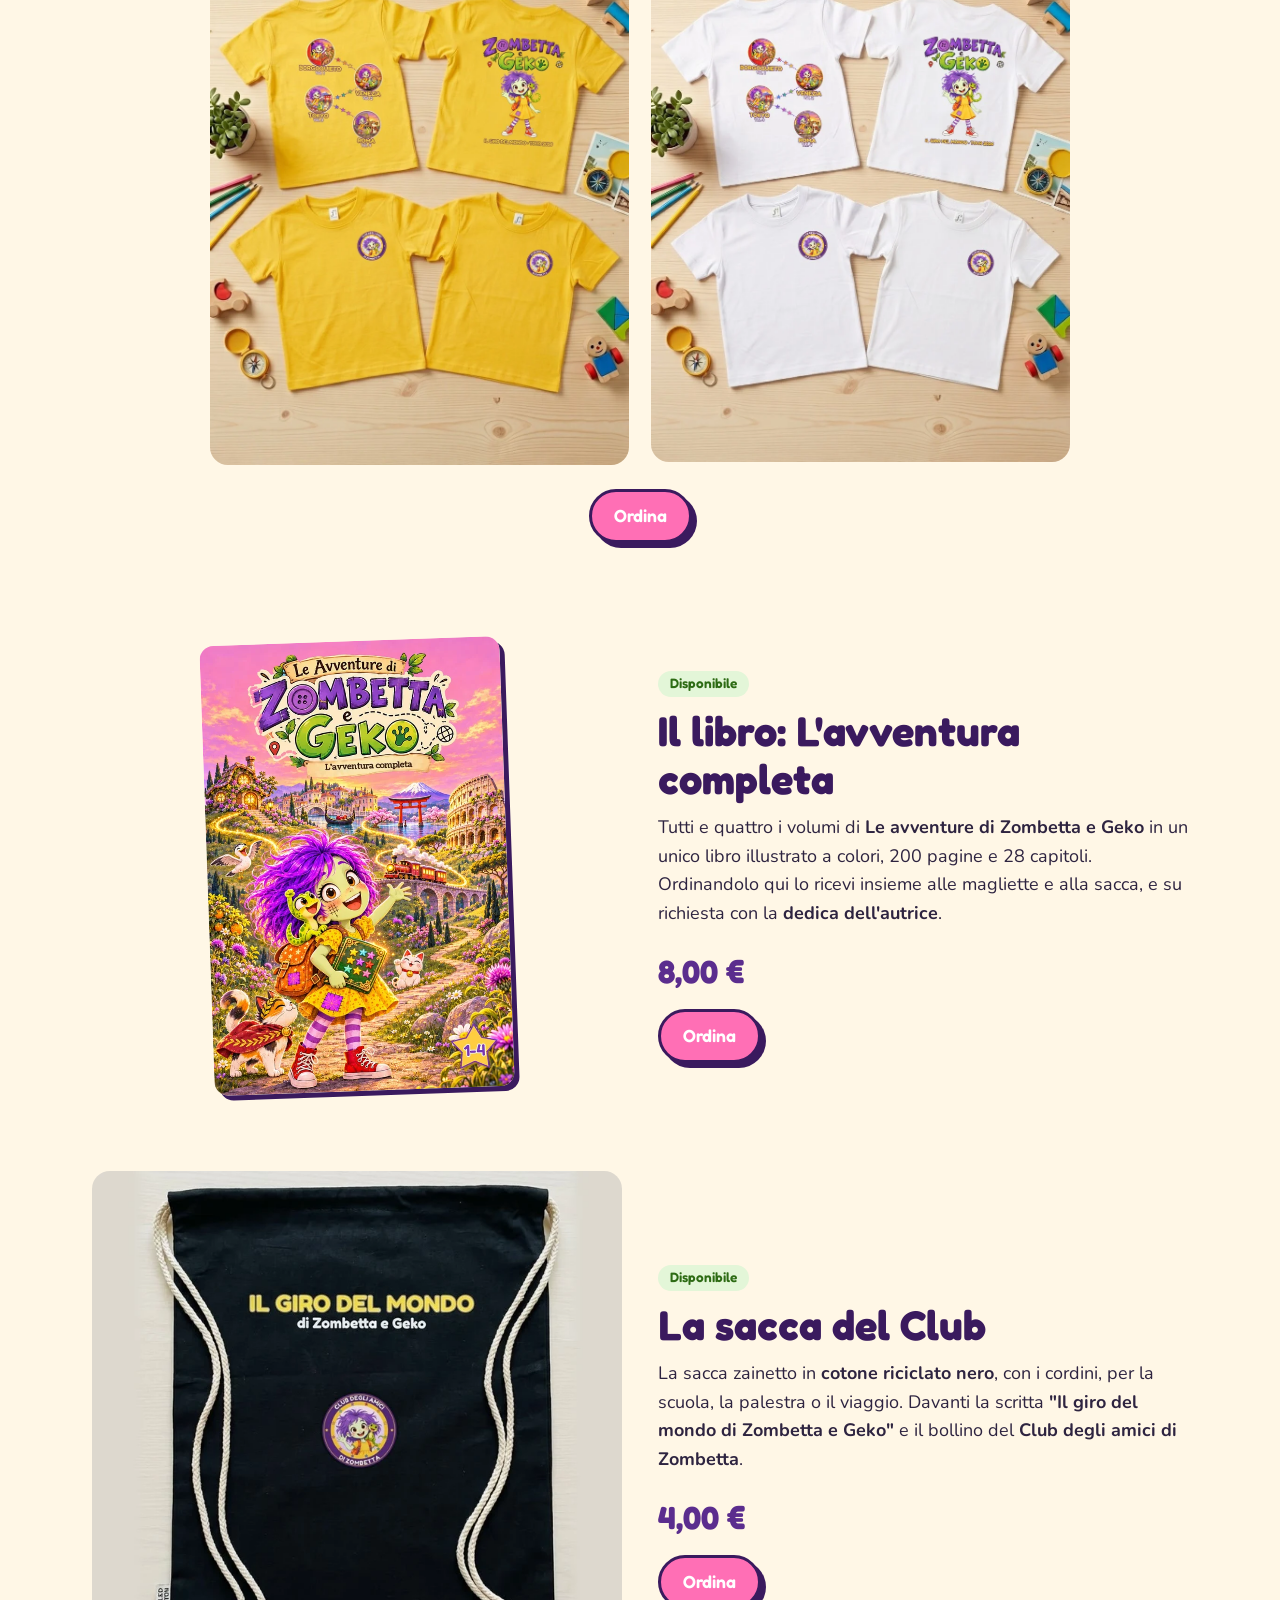
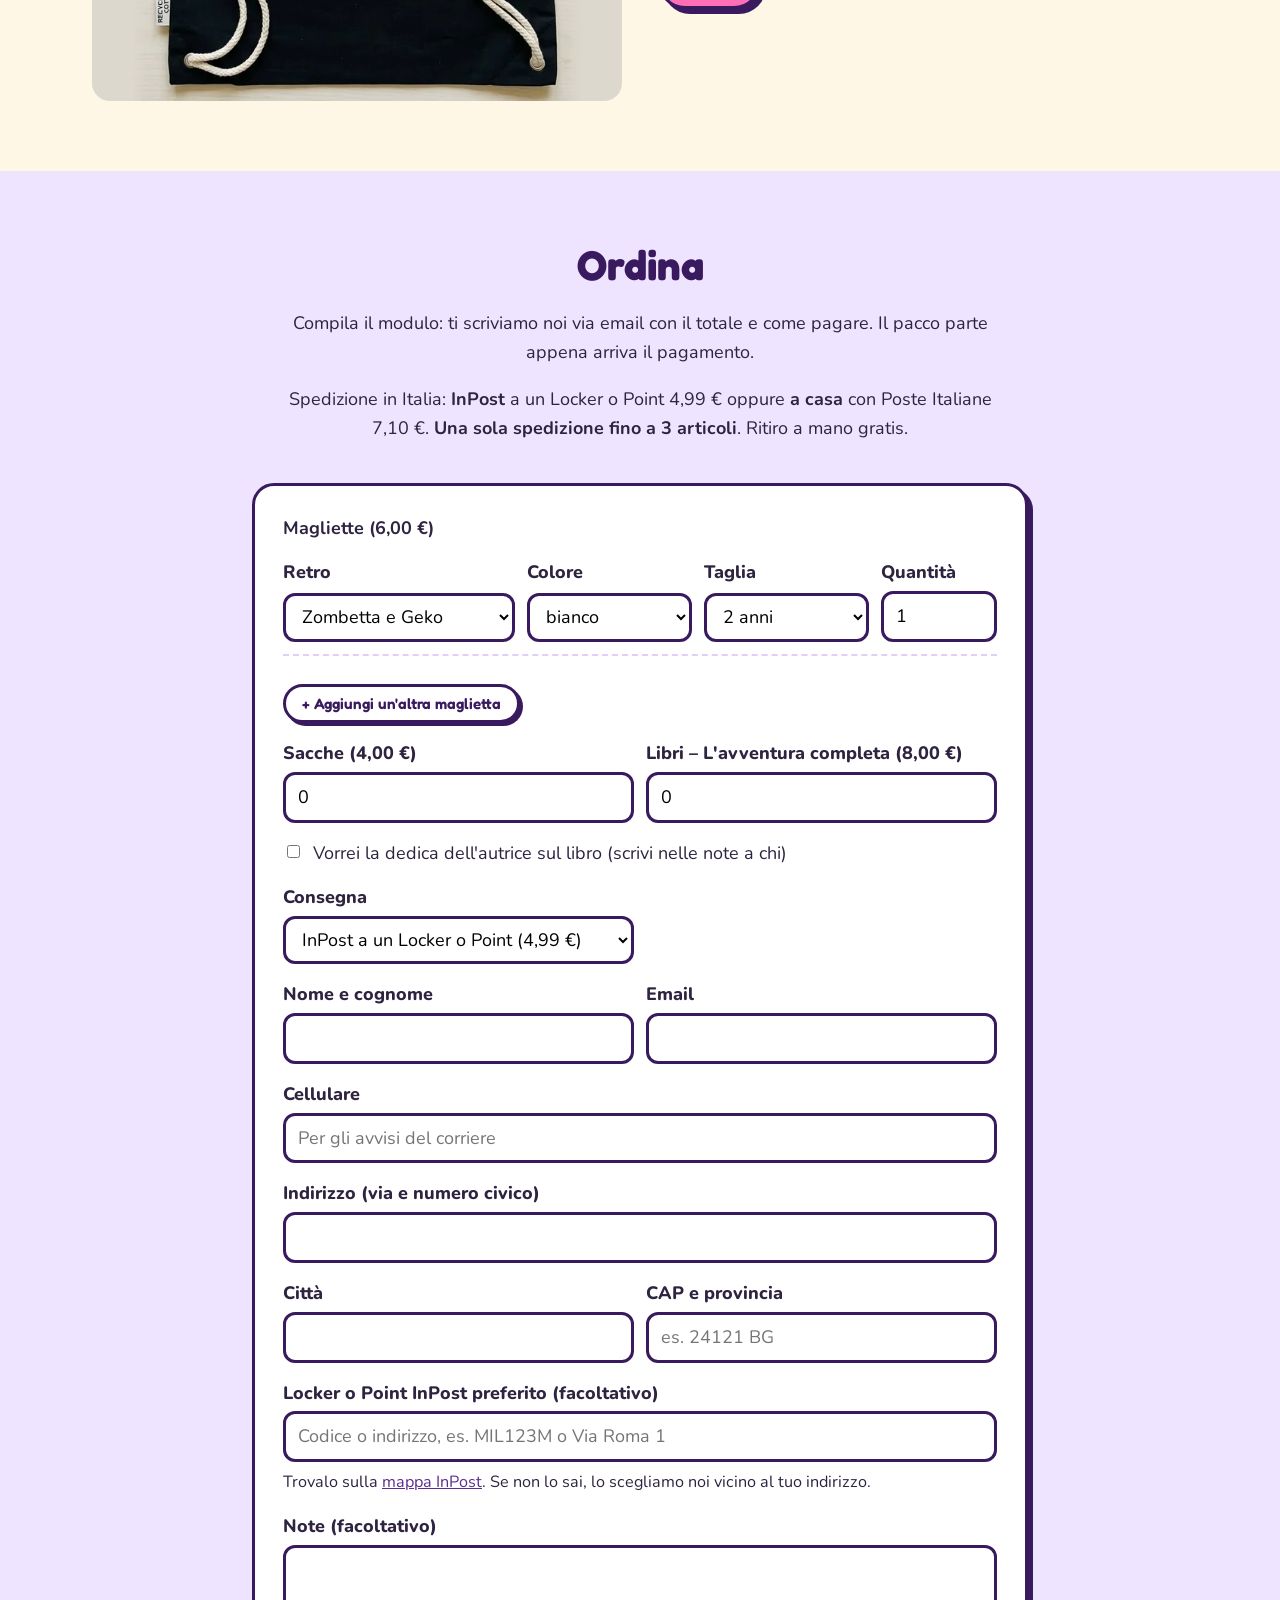
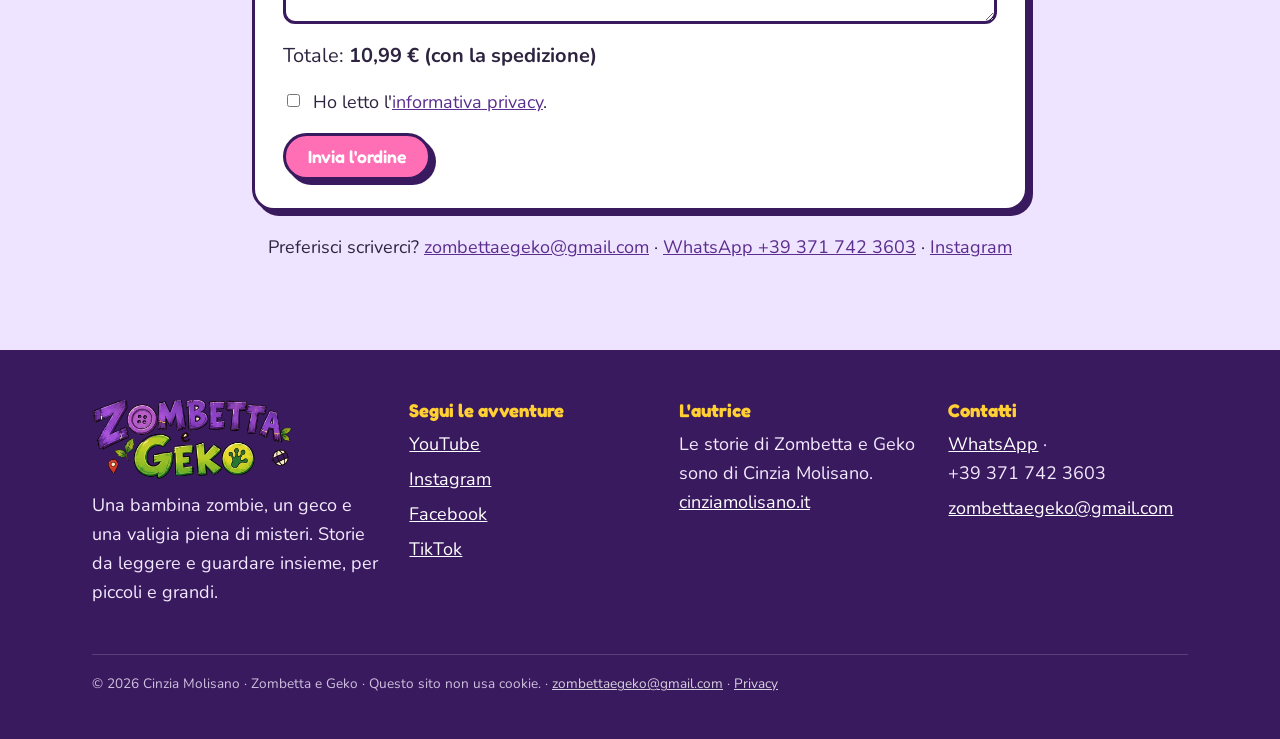
<file: negozio.html>
<!DOCTYPE html>
<html lang="it">
<head>
<meta charset="utf-8">
<meta name="viewport" content="width=device-width, initial-scale=1">
<title>Shop – Zombetta e Geko</title>
<meta name="description" content="Le magliette, la sacca e il libro di Zombetta e Geko: ordina online, spedizione InPost o a casa.">
<meta property="og:title" content="Shop – Zombetta e Geko">
<meta property="og:description" content="Le magliette, la sacca e il libro di Zombetta e Geko: ordina online, spedizione InPost o a casa.">
<meta property="og:image" content="https://zombettaegeko.it/img/og.jpg">
<meta property="og:type" content="website">
<link rel="icon" href="img/favicon.png">
<link rel="apple-touch-icon" href="img/apple-touch-icon.png">
<link rel="preload" href="fonts/fredoka-latin-700-normal.woff2" as="font" type="font/woff2" crossorigin>
<link rel="stylesheet" href="style.css">
</head>
<body>
<header class="top">
  <div class="wrap">
    <a class="brand" href="index.html" aria-label="Zombetta e Geko, home"><img class="tondo" src="img/logo-tondo.webp" alt="" width="58" height="58"><img src="img/logo.webp" alt="Zombetta e Geko" width="160" height="58"></a>
    <button class="burger" aria-label="Apri il menu" aria-expanded="false">☰</button>
    <nav><ul class="menu">
<li><a href="index.html">Home</a></li>
<li><a href="libri.html">Libri</a></li>
<li><a href="video.html">Cartoni</a></li>
<li><a href="canzone.html">Canzone</a></li>
<li><a href="giochi.html">Giochi</a></li>
<li><a href="negozio.html" aria-current=page>Shop</a></li>
    </ul></nav>
  </div>
</header>
<main>

<section class="pagina-testa"><div class="wrap">
  <h1>Shop</h1>
  <p>Le magliette e la sacca del <b>Club degli amici di Zombetta</b>, stampate a mano una per una, e il libro con tutte le avventure.</p>
</div></section>
<section class="sez" style="padding-top:30px"><div class="wrap">
  <div class="titolo-sez"><span class="etichetta">Disponibile</span><h2>Le magliette del Club</h2>
    <p>Davanti il bollino del <b>Club degli amici di Zombetta</b>; dietro a scelta <b>Zombetta e Geko</b> oppure <b>Il giro del mondo</b>. 100% cotone, taglie da 2 a 10 anni, in bianco, celeste, rosa e giallo.</p>
    <p class="prezzo">6,00 € a maglietta</p></div>
  <img src="img/maglie-rosa-celeste.webp" alt="Le magliette del Club in rosa e celeste: retro Il giro del mondo, retro Zombetta e Geko e il bollino del Club sul davanti" style="max-width:640px;width:100%;margin:0 auto;display:block;border-radius:18px">
  <div class="griglia g2" style="max-width:860px;margin:22px auto 0;gap:22px">
    <img src="img/maglie-giallo.webp" alt="Le magliette del Club in giallo" loading="lazy" style="width:100%;border-radius:18px">
    <img src="img/maglie-bianco.webp" alt="Le magliette del Club in bianco" loading="lazy" style="width:100%;border-radius:18px">
  </div>
  <p style="text-align:center;margin-top:24px"><a class="btn rosa" href="#ordina">Ordina</a></p>
</div></section>
<section class="sez" style="padding-top:10px"><div class="wrap">
  <div class="griglia g2" style="align-items:center;gap:36px">
    <img src="img/libro5.webp" alt="Copertina de L'avventura completa, volumi 1-4" loading="lazy" style="max-width:300px;width:100%;margin:0 auto;display:block;border-radius:14px;box-shadow:var(--ombra);transform:rotate(-2deg)">
    <div>
      <span class="etichetta">Disponibile</span>
      <h2 style="margin:10px 0">Il libro: L'avventura completa</h2>
      <p>Tutti e quattro i volumi di <b>Le avventure di Zombetta e Geko</b> in un unico libro illustrato a colori, 200 pagine e 28 capitoli. Ordinandolo qui lo ricevi insieme alle magliette e alla sacca, e su richiesta con la <b>dedica dell'autrice</b>.</p>
      <p class="prezzo" style="margin:12px 0">8,00 €</p>
      <a class="btn rosa" href="#ordina">Ordina</a>
    </div>
  </div>
</div></section>
<section class="sez" style="padding-top:10px"><div class="wrap">
  <div class="griglia g2" style="align-items:center;gap:36px">
    <img src="img/sacca-nera.webp" alt="La sacca nera del Club con la scritta Il giro del mondo di Zombetta e Geko e il bollino del Club" style="border-radius:18px;width:100%">
    <div>
      <span class="etichetta">Disponibile</span>
      <h2 style="margin:10px 0">La sacca del Club</h2>
      <p>La sacca zainetto in <b>cotone riciclato nero</b>, con i cordini, per la scuola, la palestra o il viaggio. Davanti la scritta <b>"Il giro del mondo di Zombetta e Geko"</b> e il bollino del <b>Club degli amici di Zombetta</b>.</p>
      <p class="prezzo" style="margin:12px 0">4,00 €</p>
      <a class="btn rosa" href="#ordina">Ordina</a>
    </div>
  </div>
</div></section>
<section class="sez lilla" id="ordina"><div class="wrap" style="max-width:820px">
  <div class="titolo-sez"><h2>Ordina</h2>
    <p>Compila il modulo: ti scriviamo noi via email con il totale e come pagare. Il pacco parte appena arriva il pagamento.</p>
    <p>Spedizione in Italia: <b>InPost</b> a un Locker o Point 4,99 € oppure <b>a casa</b> con Poste Italiane 7,10 €. <b>Una sola spedizione fino a 3 articoli</b>. Ritiro a mano gratis.</p></div>
  <form class="modulo" name="prenotazione" method="POST" action="/grazie.html" data-netlify="true" netlify-honeypot="campo-esca" id="form-pren">
    <input type="hidden" name="form-name" value="prenotazione">
    <p hidden><label>Non compilare: <input name="campo-esca"></label></p>
    <textarea name="riepilogo" hidden></textarea>
    <p style="margin:0;font-weight:700">Magliette (6,00 €)</p>
    <div id="righe">
      <div class="riga" data-riga="1">
        <label>Retro<select name="retro_1"><option>Zombetta e Geko</option><option>Il giro del mondo</option></select></label>
        <label>Colore<select name="colore_1"><option>bianco</option><option>celeste</option><option>rosa</option><option>giallo</option></select></label>
        <label>Taglia<select name="taglia_1"><option>2 anni</option><option>4 anni</option><option>6 anni</option><option>8 anni</option><option>10 anni</option></select></label>
        <label>Quantità<input type="number" name="quantita_1" min="0" max="10" value="1"></label>
      </div>
    </div>
    <button type="button" class="btn piccolo bianco" id="aggiungi">+ Aggiungi un'altra maglietta</button>
    <div class="due">
      <label>Sacche (4,00 €)<input type="number" name="sacche" min="0" max="10" value="0"></label>
      <label>Libri – L'avventura completa (8,00 €)<input type="number" name="libri" min="0" max="10" value="0"></label>
    </div>
    <label class="check"><input type="checkbox" name="dedica" value="sì"> <span>Vorrei la dedica dell'autrice sul libro (scrivi nelle note a chi)</span></label>
    <div class="due">
      <label>Consegna<select name="consegna"><option>InPost a un Locker o Point (4,99 €)</option><option>A casa con Poste Italiane (7,10 €)</option><option>Ritiro a mano (gratis)</option></select></label>
      <span></span>
    </div>
    <div class="due">
      <label>Nome e cognome<input name="nome" required autocomplete="name"></label>
      <label>Email<input type="email" name="email" required autocomplete="email"></label>
    </div>
    <label>Cellulare<input type="tel" name="cellulare" required autocomplete="tel" inputmode="tel" placeholder="Per gli avvisi del corriere"></label>
    <fieldset id="dati-inpost" style="border:0;padding:0;margin:0;display:grid;gap:16px">
      <label>Indirizzo (via e numero civico)<input name="indirizzo" autocomplete="street-address" data-inpost></label>
      <div class="due">
        <label>Città<input name="citta" autocomplete="address-level2" data-inpost></label>
        <label>CAP e provincia<input name="cap" autocomplete="postal-code" placeholder="es. 24121 BG" data-inpost></label>
      </div>
      <div id="dati-locker" style="display:grid;gap:16px">
      <label>Locker o Point InPost preferito (facoltativo)<input name="locker" placeholder="Codice o indirizzo, es. MIL123M o Via Roma 1"></label>
      <p style="margin:-8px 0 0;font-size:.9em">Trovalo sulla <a href="https://inpost.it/en/find-location" target="_blank" rel="noopener">mappa InPost</a>. Se non lo sai, lo scegliamo noi vicino al tuo indirizzo.</p>
      </div>
    </fieldset>
    <label>Note (facoltativo)<textarea name="note" rows="2"></textarea></label>
    <p class="totale">Totale: <b id="totale">–</b></p>
    <p id="avviso-vuoto" style="margin:-6px 0 0;color:#c0392b;display:none">Scegli almeno un articolo.</p>
    <label class="check"><input type="checkbox" required> <span>Ho letto l'<a href="privacy.html">informativa privacy</a>.</span></label>
    <button class="btn rosa" type="submit">Invia l'ordine</button>
  </form>
  <p style="text-align:center;margin-top:22px">Preferisci scriverci? <a href="mailto:zombettaegeko@gmail.com?subject=Ordine%20Zombetta%20e%20Geko&body=Ciao!%20Vorrei%20ordinare:%0A-%20magliette%20(retro,%20colore,%20taglia,%20quantità):%0A-%20sacche,%20quantità:%0ANome%20e%20cognome:%0ACellulare:%0AIndirizzo,%20città%20e%20CAP:%0ALocker%20InPost%20(se%20lo%20sai):%0A">zombettaegeko@gmail.com</a> · <a href="https://wa.me/393717423603" rel="noopener">WhatsApp +39&nbsp;371&nbsp;742&nbsp;3603</a> · <a href="https://www.instagram.com/zombettaegeko/" rel="noopener">Instagram</a></p>
</div></section>

</main>
<footer>
  <div class="wrap">
    <div>
      <img src="img/logo.webp" alt="" width="200" style="margin-bottom:12px">
      <p>Una bambina zombie, un geco e una valigia piena di misteri. Storie da leggere e guardare insieme, per piccoli e grandi.</p>
    </div>
    <div>
      <h3>Segui le avventure</h3>
      <ul>
        <li><a href="https://www.youtube.com/@ZombettaGeko" rel="noopener">YouTube</a></li>
        <li><a href="https://www.instagram.com/zombettaegeko/" rel="noopener">Instagram</a></li>
        <li><a href="https://www.facebook.com/zombettaegeko/" rel="noopener">Facebook</a></li>
        <li><a href="https://www.tiktok.com/@zombettaegeko" rel="noopener">TikTok</a></li>
      </ul>
    </div>
    <div>
      <h3>L'autrice</h3>
      <p>Le storie di Zombetta e Geko sono di Cinzia Molisano.<br><a href="https://cinziamolisano.it" rel="noopener">cinziamolisano.it</a></p>
    </div>
    <div>
      <h3>Contatti</h3>
      <ul>
        <li><a href="https://wa.me/393717423603" rel="noopener">WhatsApp</a> · +39&nbsp;371&nbsp;742&nbsp;3603</li>
        <li><a href="mailto:zombettaegeko@gmail.com">zombettaegeko@gmail.com</a></li>
      </ul>
    </div>
    <p class="piccolo">© <span class="anno">2026</span> Cinzia Molisano · Zombetta e Geko · Questo sito non usa cookie. · <a href="mailto:zombettaegeko@gmail.com">zombettaegeko@gmail.com</a> · <a href="privacy.html">Privacy</a></p>
  </div>
</footer>
<script src="site.js"></script>
<script>
{
const PM = 6.00, PS = 4.00, PL = 8.00, SP = 4.99, SPC = 7.10;
const form = document.getElementById('form-pren'), righe = document.getElementById('righe');
let n = 1;
document.getElementById('aggiungi').addEventListener('click', () => {
  n++; const r = righe.querySelector('.riga').cloneNode(true); r.dataset.riga = n;
  r.querySelectorAll('[name]').forEach(el => { el.name = el.name.replace(/_\d+$/, '_' + n); if (el.type === 'number') el.value = 1; });
  righe.appendChild(r); calcola();
});
function calcola() {
  let qm = 0; const voci = [];
  righe.querySelectorAll('.riga').forEach(r => { const q = Math.max(0, parseInt(r.querySelector('[name^=quantita]').value) || 0); if (q) { qm += q; voci.push('Maglietta · retro ' + r.querySelector('[name^=retro]').value + ' · colore ' + r.querySelector('[name^=colore]').value + ' · taglia ' + r.querySelector('[name^=taglia]').value + ' · quantità ' + q); } });
  const qs = Math.max(0, parseInt(form.sacche.value) || 0); if (qs) voci.push('Sacca · quantità ' + qs);
  const ql = Math.max(0, parseInt(form.libri.value) || 0); if (ql) voci.push("Libro L'avventura completa · quantità " + ql + (form.dedica.checked ? ' · con dedica' : ''));
  const pezzi = qm + qs + ql, tipo = form.consegna.selectedIndex, nsp = tipo < 2 && pezzi ? Math.ceil(pezzi / 3) : 0;
  const tot = qm * PM + qs * PS + ql * PL + nsp * (tipo === 0 ? SP : SPC);
  const sped = tipo < 2, box = document.getElementById('dati-inpost'), lk = document.getElementById('dati-locker');
  box.hidden = !sped; box.style.display = sped ? 'grid' : 'none';
  lk.style.display = tipo === 0 ? 'grid' : 'none';
  box.querySelectorAll('[data-inpost]').forEach(el => el.required = sped);
  const totTxt = tot.toFixed(2).replace('.', ',') + ' €';
  form.riepilogo.value = voci.join('\n') + '\nConsegna: ' + form.consegna.value + '\nTotale: ' + totTxt;
  document.getElementById('totale').textContent = pezzi ? totTxt + (nsp ? ' (con ' + (nsp > 1 ? nsp + ' spedizioni' : 'la spedizione') + ')' : '') : '–';
  return pezzi;
}
form.addEventListener('input', calcola); form.addEventListener('change', calcola);
form.addEventListener('submit', e => { const ok = calcola() > 0; document.getElementById('avviso-vuoto').style.display = ok ? 'none' : 'block'; if (!ok) e.preventDefault(); });
calcola();
}
</script>
</body>
</html>
</file>
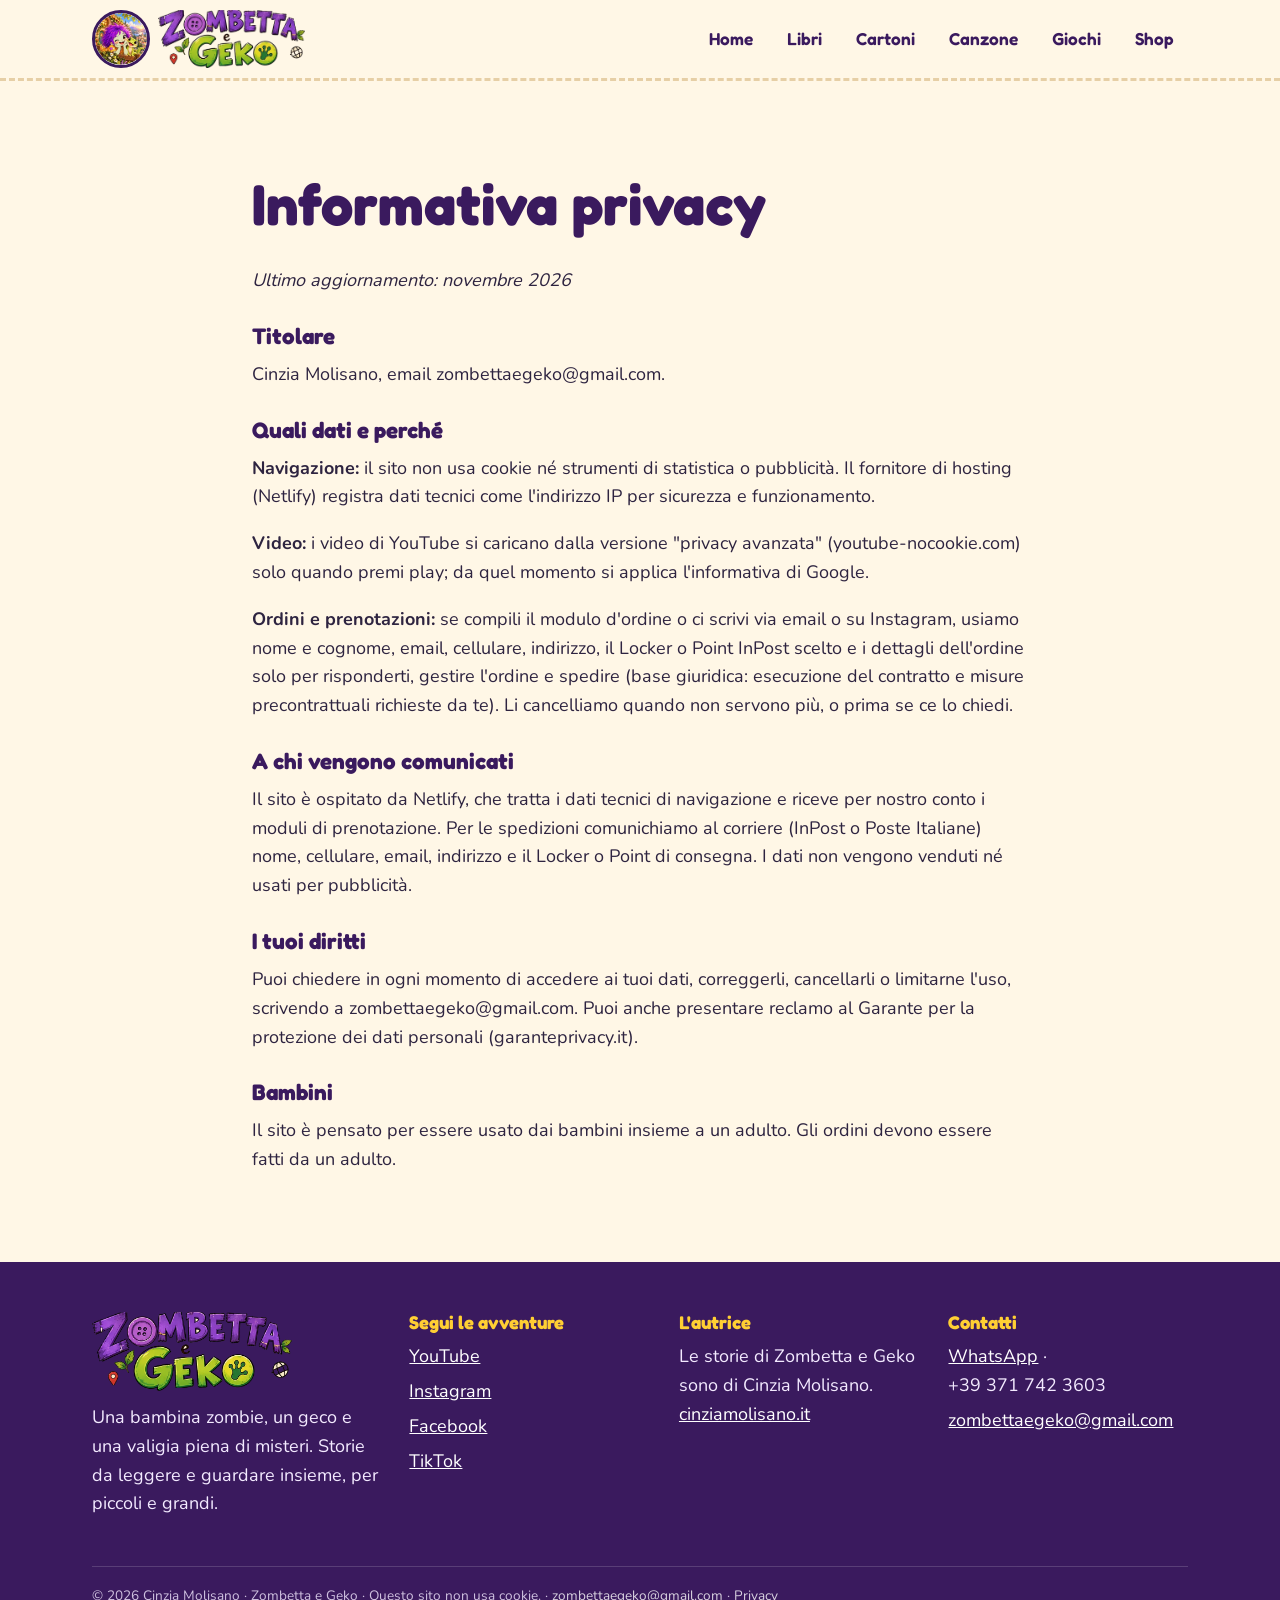
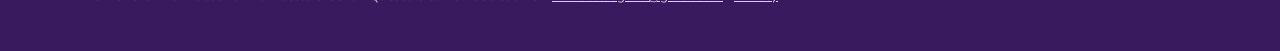
<file: privacy.html>
<!DOCTYPE html>
<html lang="it">
<head>
<meta charset="utf-8">
<meta name="viewport" content="width=device-width, initial-scale=1">
<title>Privacy – Zombetta e Geko</title>
<meta name="description" content="Informativa privacy del sito Zombetta e Geko.">
<meta property="og:title" content="Privacy – Zombetta e Geko">
<meta property="og:description" content="Informativa privacy del sito Zombetta e Geko.">
<meta property="og:image" content="https://zombettaegeko.it/img/og.jpg">
<meta property="og:type" content="website">
<link rel="icon" href="img/favicon.png">
<link rel="apple-touch-icon" href="img/apple-touch-icon.png">
<link rel="preload" href="fonts/fredoka-latin-700-normal.woff2" as="font" type="font/woff2" crossorigin>
<link rel="stylesheet" href="style.css">
</head>
<body>
<header class="top">
  <div class="wrap">
    <a class="brand" href="index.html" aria-label="Zombetta e Geko, home"><img class="tondo" src="img/logo-tondo.webp" alt="" width="58" height="58"><img src="img/logo.webp" alt="Zombetta e Geko" width="160" height="58"></a>
    <button class="burger" aria-label="Apri il menu" aria-expanded="false">☰</button>
    <nav><ul class="menu">
<li><a href="index.html">Home</a></li>
<li><a href="libri.html">Libri</a></li>
<li><a href="video.html">Cartoni</a></li>
<li><a href="canzone.html">Canzone</a></li>
<li><a href="giochi.html">Giochi</a></li>
<li><a href="negozio.html">Shop</a></li>
    </ul></nav>
  </div>
</header>
<main>

<section class="sez legale"><div class="wrap" style="max-width:820px">
<h1>Informativa privacy</h1>
<p><i>Ultimo aggiornamento: novembre 2026</i></p>
<h2>Titolare</h2>
<p>Cinzia Molisano, email zombettaegeko@gmail.com.</p>
<h2>Quali dati e perché</h2>
<p><b>Navigazione:</b> il sito non usa cookie né strumenti di statistica o pubblicità. Il fornitore di hosting (Netlify) registra dati tecnici come l'indirizzo IP per sicurezza e funzionamento.</p>
<p><b>Video:</b> i video di YouTube si caricano dalla versione "privacy avanzata" (youtube-nocookie.com) solo quando premi play; da quel momento si applica l'informativa di Google.</p>
<p><b>Ordini e prenotazioni:</b> se compili il modulo d'ordine o ci scrivi via email o su Instagram, usiamo nome e cognome, email, cellulare, indirizzo, il Locker o Point InPost scelto e i dettagli dell'ordine solo per risponderti, gestire l'ordine e spedire (base giuridica: esecuzione del contratto e misure precontrattuali richieste da te). Li cancelliamo quando non servono più, o prima se ce lo chiedi.</p>
<h2>A chi vengono comunicati</h2>
<p>Il sito è ospitato da Netlify, che tratta i dati tecnici di navigazione e riceve per nostro conto i moduli di prenotazione. Per le spedizioni comunichiamo al corriere (InPost o Poste Italiane) nome, cellulare, email, indirizzo e il Locker o Point di consegna. I dati non vengono venduti né usati per pubblicità.</p>
<h2>I tuoi diritti</h2>
<p>Puoi chiedere in ogni momento di accedere ai tuoi dati, correggerli, cancellarli o limitarne l'uso, scrivendo a zombettaegeko@gmail.com. Puoi anche presentare reclamo al Garante per la protezione dei dati personali (garanteprivacy.it).</p>
<h2>Bambini</h2>
<p>Il sito è pensato per essere usato dai bambini insieme a un adulto. Gli ordini devono essere fatti da un adulto.</p>
</div></section>

</main>
<footer>
  <div class="wrap">
    <div>
      <img src="img/logo.webp" alt="" width="200" style="margin-bottom:12px">
      <p>Una bambina zombie, un geco e una valigia piena di misteri. Storie da leggere e guardare insieme, per piccoli e grandi.</p>
    </div>
    <div>
      <h3>Segui le avventure</h3>
      <ul>
        <li><a href="https://www.youtube.com/@ZombettaGeko" rel="noopener">YouTube</a></li>
        <li><a href="https://www.instagram.com/zombettaegeko/" rel="noopener">Instagram</a></li>
        <li><a href="https://www.facebook.com/zombettaegeko/" rel="noopener">Facebook</a></li>
        <li><a href="https://www.tiktok.com/@zombettaegeko" rel="noopener">TikTok</a></li>
      </ul>
    </div>
    <div>
      <h3>L'autrice</h3>
      <p>Le storie di Zombetta e Geko sono di Cinzia Molisano.<br><a href="https://cinziamolisano.it" rel="noopener">cinziamolisano.it</a></p>
    </div>
    <div>
      <h3>Contatti</h3>
      <ul>
        <li><a href="https://wa.me/393717423603" rel="noopener">WhatsApp</a> · +39&nbsp;371&nbsp;742&nbsp;3603</li>
        <li><a href="mailto:zombettaegeko@gmail.com">zombettaegeko@gmail.com</a></li>
      </ul>
    </div>
    <p class="piccolo">© <span class="anno">2026</span> Cinzia Molisano · Zombetta e Geko · Questo sito non usa cookie. · <a href="mailto:zombettaegeko@gmail.com">zombettaegeko@gmail.com</a> · <a href="privacy.html">Privacy</a></p>
  </div>
</footer>
<script src="site.js"></script>

</body>
</html>
</file>
<file: style.css>
@font-face{font-family:Fredoka;src:url(fonts/fredoka-latin-600-normal.woff2) format("woff2");font-weight:600;font-display:swap}
@font-face{font-family:Fredoka;src:url(fonts/fredoka-latin-700-normal.woff2) format("woff2");font-weight:700;font-display:swap}
@font-face{font-family:Nunito;src:url(fonts/nunito-latin-400-normal.woff2) format("woff2");font-weight:400;font-display:swap}
@font-face{font-family:Nunito;src:url(fonts/nunito-latin-700-normal.woff2) format("woff2");font-weight:700;font-display:swap}
@font-face{font-family:Nunito;src:url(fonts/nunito-latin-800-normal.woff2) format("woff2");font-weight:800;font-display:swap}

:root{
  --viola:#5b2d8e; --viola-scuro:#3a1a5e; --lilla:#efe4ff;
  --verde:#5fb83a; --verde-chiaro:#e3f6d8;
  --giallo:#ffcf33; --rosa:#ff6fb5; --crema:#fff7e6; --carta:#fffdf7;
  --testo:#2e2440; --bordo:3px solid var(--viola-scuro);
  --ombra:5px 5px 0 var(--viola-scuro);
  --r:22px;
}
*{box-sizing:border-box}
html{scroll-behavior:smooth}
body{margin:0;font-family:Nunito,system-ui,sans-serif;font-size:18px;line-height:1.6;color:var(--testo);background:var(--crema)}
img{max-width:100%;height:auto;display:block}
a{color:var(--viola)}
h1,h2,h3{font-family:Fredoka,Nunito,sans-serif;line-height:1.15;color:var(--viola-scuro);margin:0 0 .5em}
h1{font-size:clamp(2.2rem,5vw,3.6rem)}
h2{font-size:clamp(1.8rem,3.6vw,2.6rem)}
h3{font-size:1.35rem}
p{margin:0 0 1em}
.wrap{max-width:1140px;margin:0 auto;padding:0 22px}

/* ---------- header ---------- */
.top{position:sticky;top:0;z-index:20;background:rgba(255,247,230,.94);backdrop-filter:blur(8px);border-bottom:3px dashed #e6cfa6}
.top .wrap{display:flex;align-items:center;justify-content:space-between;gap:16px;height:78px}
.top .brand{display:flex;align-items:center;gap:8px}.top .brand img{height:58px;width:auto}.top .brand img.tondo{width:58px;border-radius:50%;border:3px solid var(--viola-scuro);background:#fff}
@media(max-width:420px){.top .brand img{height:46px}.top .brand img.tondo{width:46px}}
.menu{display:flex;gap:6px;list-style:none;margin:0;padding:0}
.menu a{display:block;font-family:Fredoka;font-weight:600;font-size:1.08rem;text-decoration:none;color:var(--viola-scuro);padding:8px 14px;border-radius:999px;transition:background .15s,transform .15s}
.menu a:hover{background:var(--lilla);transform:rotate(-2deg)}
.menu a[aria-current=page]{background:var(--giallo);box-shadow:3px 3px 0 var(--viola-scuro)}
.burger{display:none;background:var(--giallo);border:var(--bordo);border-radius:14px;width:52px;height:46px;font-size:1.5rem;cursor:pointer;box-shadow:3px 3px 0 var(--viola-scuro)}
@media (max-width:860px){
  .burger{display:block}
  .menu{display:none;position:absolute;left:0;right:0;top:78px;flex-direction:column;background:var(--crema);padding:12px 22px 22px;border-bottom:3px dashed #e6cfa6}
  .menu.open{display:flex}
  .menu a{font-size:1.3rem}
}

/* ---------- buttons ---------- */
.btn{display:inline-flex;align-items:center;gap:8px;font-family:Fredoka;font-weight:600;font-size:1.1rem;text-decoration:none;color:var(--viola-scuro);background:var(--giallo);border:var(--bordo);border-radius:999px;padding:10px 22px;box-shadow:var(--ombra);transition:transform .12s,box-shadow .12s;cursor:pointer}
.btn:hover{transform:translate(-2px,-2px);box-shadow:7px 7px 0 var(--viola-scuro)}
.btn:active{transform:translate(3px,3px);box-shadow:2px 2px 0 var(--viola-scuro)}
.btn.verde{background:var(--verde);color:#fff}
.btn.rosa{background:var(--rosa);color:#fff}
.btn.bianco{background:#fff}
.btn.piccolo{font-size:.95rem;padding:7px 16px;box-shadow:3px 3px 0 var(--viola-scuro)}

/* ---------- hero ---------- */
.hero{position:relative;overflow:hidden;padding:56px 0 90px;background:radial-gradient(circle at 80% 20%,#ffe9a8 0,transparent 45%),radial-gradient(circle at 10% 90%,#e3f6d8 0,transparent 40%),var(--crema)}
.hero .wrap{display:grid;grid-template-columns:1.1fr .9fr;gap:40px;align-items:center}
.hero .logo-grande{width:min(520px,100%);margin:0 0 14px -8px}
.hero .sotto{font-size:1.3rem;font-weight:700;margin-bottom:26px}
.hero .bottoni{display:flex;flex-wrap:wrap;gap:14px}
.hero .quadro{transform:rotate(2.5deg);border:var(--bordo);border-radius:28px;overflow:hidden;box-shadow:10px 10px 0 var(--viola-scuro);background:#fff}
.hero .quadro img{aspect-ratio:2/3;object-fit:cover;width:100%}
.adesivo{position:absolute;font-family:Fredoka;font-weight:700;background:var(--rosa);color:#fff;border:var(--bordo);border-radius:999px;padding:8px 18px;transform:rotate(-8deg);box-shadow:4px 4px 0 var(--viola-scuro)}
@media (max-width:860px){.hero .wrap{grid-template-columns:1fr}.hero .quadro{max-width:360px;margin:0 auto}}

.onda{display:block;width:100%;height:60px}

/* ---------- sezioni ---------- */
.sez{padding:70px 0}
.sez.lilla{background:var(--lilla)}
.sez.verde{background:var(--verde-chiaro)}
.sez.mcarta{background:var(--carta)}
.titolo-sez{text-align:center;max-width:720px;margin:0 auto 40px}
.titolo-sez .occhiello{display:inline-block;font-family:Fredoka;font-weight:600;color:var(--viola);background:#fff;border:2px solid var(--viola);border-radius:999px;padding:2px 14px;margin-bottom:10px;font-size:.95rem}
.pagina-testa{padding:50px 0 20px;text-align:center}
.pagina-testa p{max-width:680px;margin:0 auto;font-size:1.15rem}

.griglia{display:grid;gap:28px}
.g2{grid-template-columns:repeat(2,1fr)}
.g3{grid-template-columns:repeat(3,1fr)}
.g4{grid-template-columns:repeat(4,1fr)}
@media (max-width:960px){.g4{grid-template-columns:repeat(2,1fr)}.g3{grid-template-columns:repeat(2,1fr)}}
@media (max-width:600px){.g2,.g3,.g4{grid-template-columns:1fr}}

.card{background:#fff;border:var(--bordo);border-radius:var(--r);box-shadow:var(--ombra);overflow:hidden;display:flex;flex-direction:column}
.card .corpo{padding:18px 20px 22px;display:flex;flex-direction:column;gap:6px;flex:1}
.card .corpo .btn{margin-top:auto;align-self:flex-start}
.card img{width:100%}
.card.storta:nth-child(odd){transform:rotate(-1deg)}
.card.storta:nth-child(even){transform:rotate(1deg)}
.etichetta{display:inline-block;font-family:Fredoka;font-weight:600;font-size:.85rem;border-radius:999px;padding:2px 12px;background:var(--verde-chiaro);color:#2d6b14;align-self:flex-start}
.etichetta.presto{background:#fff0c2;color:#8a5b00}
.etichetta.citta{background:var(--lilla);color:var(--viola)}

/* personaggi */
.personaggio{display:grid;grid-template-columns:200px 1fr;gap:22px;align-items:center;background:#fff;border:var(--bordo);border-radius:var(--r);padding:20px;box-shadow:var(--ombra)}
.personaggio img{border-radius:16px;aspect-ratio:1;object-fit:cover;border:3px solid var(--viola-scuro)}
.personaggio.z h3{color:#d1388a}.personaggio.g h3{color:#3f8c1f}
@media (max-width:600px){.personaggio{grid-template-columns:1fr}.personaggio img{max-width:220px}}

/* libri */
.libro img{aspect-ratio:2/3;object-fit:cover;border-bottom:var(--bordo)}
.libro .num{font-family:Fredoka;font-weight:700;color:var(--rosa)}

/* video */
.ep img{aspect-ratio:16/9;object-fit:cover;border-bottom:var(--bordo)}
.ep .data{font-weight:800;color:var(--viola)}
.video-box{position:relative;aspect-ratio:16/9;border:var(--bordo);border-radius:var(--r);overflow:hidden;box-shadow:var(--ombra);background:#000}
.video-box iframe{position:absolute;inset:0;width:100%;height:100%;border:0}
.video-box .copertina{position:absolute;inset:0;width:100%;height:100%;object-fit:cover;cursor:pointer}
.video-box .play{position:absolute;left:50%;top:50%;transform:translate(-50%,-50%);width:96px;height:96px;border-radius:50%;background:var(--rosa);border:4px solid #fff;color:#fff;font-size:2.6rem;cursor:pointer;box-shadow:0 6px 20px rgba(0,0,0,.35)}
.nota-privacy{font-size:.85rem;opacity:.75;margin-top:10px;text-align:center}

/* canzone */
.testo-canzone{columns:2;column-gap:36px;background:#fff;border:var(--bordo);border-radius:var(--r);padding:30px 34px;box-shadow:var(--ombra)}
.testo-canzone div{break-inside:avoid;margin-bottom:22px}
.testo-canzone b{font-family:Fredoka;font-weight:600;display:block;margin-bottom:4px}
.chi-z{color:#d1388a}.chi-g{color:#3f8c1f}.chi-i{color:#b07b00}
@media (max-width:700px){.testo-canzone{columns:1}}

/* negozio */
.prodotto .foto{background:linear-gradient(160deg,#fff,#f6eefe);padding:22px;border-bottom:var(--bordo)}
.prodotto .foto img{aspect-ratio:1;object-fit:contain;width:100%}
.prezzo{font-family:Fredoka;font-weight:700;font-size:1.3rem;color:var(--viola)}

/* box avviso */
.avviso{background:#fff;border:3px dashed var(--viola);border-radius:var(--r);padding:22px 26px;max-width:760px;margin:0 auto;text-align:center}

/* footer */
footer{background:var(--viola-scuro);color:#f3eaff;padding:50px 0 30px;margin-top:0}
footer a{color:#fff}
footer .wrap{display:grid;grid-template-columns:1.2fr 1fr 1fr 1fr;gap:30px}
footer h3{color:var(--giallo);font-size:1.15rem}
footer ul{list-style:none;padding:0;margin:0}
footer li{margin-bottom:6px}
footer .piccolo{grid-column:1/-1;border-top:1px solid rgba(255,255,255,.2);padding-top:18px;font-size:.85rem;opacity:.8}
@media (max-width:760px){footer .wrap{grid-template-columns:1fr}}

/* ---------- giochi ---------- */
.giochi-menu{display:flex;flex-wrap:wrap;justify-content:center;gap:14px;margin-bottom:30px}
.gioco{display:none;background:#fff;border:var(--bordo);border-radius:var(--r);box-shadow:var(--ombra);padding:26px;max-width:860px;margin:0 auto}
.gioco.attivo{display:block}
.gioco .barra{display:flex;flex-wrap:wrap;gap:12px;align-items:center;justify-content:space-between;margin-bottom:18px;font-weight:800}
.memory{display:grid;grid-template-columns:repeat(4,1fr);gap:12px}
.mcarta{aspect-ratio:1;perspective:700px;cursor:pointer;background:none;border:0;padding:0}
.mcarta .in{display:block;position:relative;width:100%;height:100%;transition:transform .45s;transform-style:preserve-3d}
.mcarta.girata .in,.mcarta.trovata .in{transform:rotateY(180deg)}
.mcarta .f,.mcarta .r{display:block;position:absolute;inset:0;backface-visibility:hidden;border-radius:16px;border:3px solid var(--viola-scuro)}
.mcarta .f{background:var(--viola) url(img/logo.webp) center/80% no-repeat;background-color:var(--lilla)}
.mcarta .r{transform:rotateY(180deg);background:#fff center/cover no-repeat}
.mcarta .r.timbro{background-size:85%;background-color:#fff}
.mcarta.trovata .r{box-shadow:0 0 0 4px var(--verde)}
.puzzle{display:grid;width:100%;gap:3px;background:var(--viola-scuro);border:var(--bordo);border-radius:16px;overflow:hidden;max-width:480px;margin:0 auto;touch-action:none}
.pezzo{aspect-ratio:2/3;background-repeat:no-repeat;cursor:pointer;border:0;padding:0;outline:none}
.pezzo.sel{box-shadow:inset 0 0 0 5px var(--giallo)}
.quiz-domanda{font-family:Fredoka;font-weight:600;font-size:1.45rem;margin-bottom:16px}
.quiz-risposte{display:grid;gap:12px}
.quiz-risposte button{font:inherit;font-weight:700;text-align:left;background:var(--crema);border:3px solid var(--viola-scuro);border-radius:16px;padding:12px 16px;cursor:pointer}
.quiz-risposte button:hover{background:var(--lilla)}
.quiz-risposte button:disabled{color:var(--testo);cursor:default}
.quiz-risposte button.giusta{background:#c9f0b4}
.quiz-risposte button.sbagliata{background:#ffd0e6}
.bravo{text-align:center;font-family:Fredoka;font-size:1.5rem;color:var(--viola);margin-top:16px;min-height:1.6em}
select{font:inherit;font-weight:700;border:3px solid var(--viola-scuro);border-radius:12px;padding:4px 10px;background:#fff}

@media (prefers-reduced-motion:reduce){*{transition:none!important}}

/* negozio */
.prodotto-big{display:grid;grid-template-columns:1fr 1fr;gap:44px;align-items:start}
.galleria #foto-grande{width:100%;aspect-ratio:1;object-fit:contain;background:linear-gradient(160deg,#fff,#f6eefe);border:var(--bordo);border-radius:var(--r);box-shadow:var(--ombra);padding:20px}
.miniature{display:flex;gap:12px;margin-top:16px}
.miniature button{width:84px;height:84px;padding:6px;background:#fff;border:3px solid var(--viola-scuro);border-radius:14px;cursor:pointer}
.miniature img{width:100%;height:100%;object-fit:contain}
.prezzo{font-size:2rem;margin:4px 0 12px}
.dettagli{padding-left:20px;margin:0 0 14px}
.colori-pallini{display:flex;gap:10px}
.colori-pallini span{width:34px;height:34px;border-radius:50%;border:3px solid var(--viola-scuro)}
@media (max-width:800px){.prodotto-big{grid-template-columns:1fr}}
.modulo{background:#fff;border:var(--bordo);border-radius:var(--r);box-shadow:var(--ombra);padding:28px;display:grid;gap:16px}
.modulo label{display:grid;gap:4px;font-weight:800}
.modulo input,.modulo textarea,.modulo select{font:inherit;font-weight:400;border:3px solid var(--viola-scuro);border-radius:12px;padding:8px 12px;background:#fff;width:100%}
.modulo .riga{display:grid;grid-template-columns:1.4fr 1fr 1fr .7fr;gap:12px;padding-bottom:12px;border-bottom:2px dashed #e0d0f5;margin-bottom:12px}
.modulo .due{display:grid;grid-template-columns:1fr 1fr;gap:12px}
.modulo .check{display:flex;gap:10px;align-items:flex-start;font-weight:400}
.modulo .check input{width:auto;margin-top:6px}
.modulo .btn{justify-self:start}
.totale{font-size:1.25rem;margin:0}

.modulo .riga5{grid-template-columns:1fr 1fr 1fr 1.3fr .8fr}
@media (max-width:640px){.modulo .riga,.modulo .riga5{grid-template-columns:1fr 1fr}.modulo .due{grid-template-columns:1fr}}
.legale h1{margin-top:20px}.legale h2{font-size:1.4rem;margin-top:28px}
</file>
